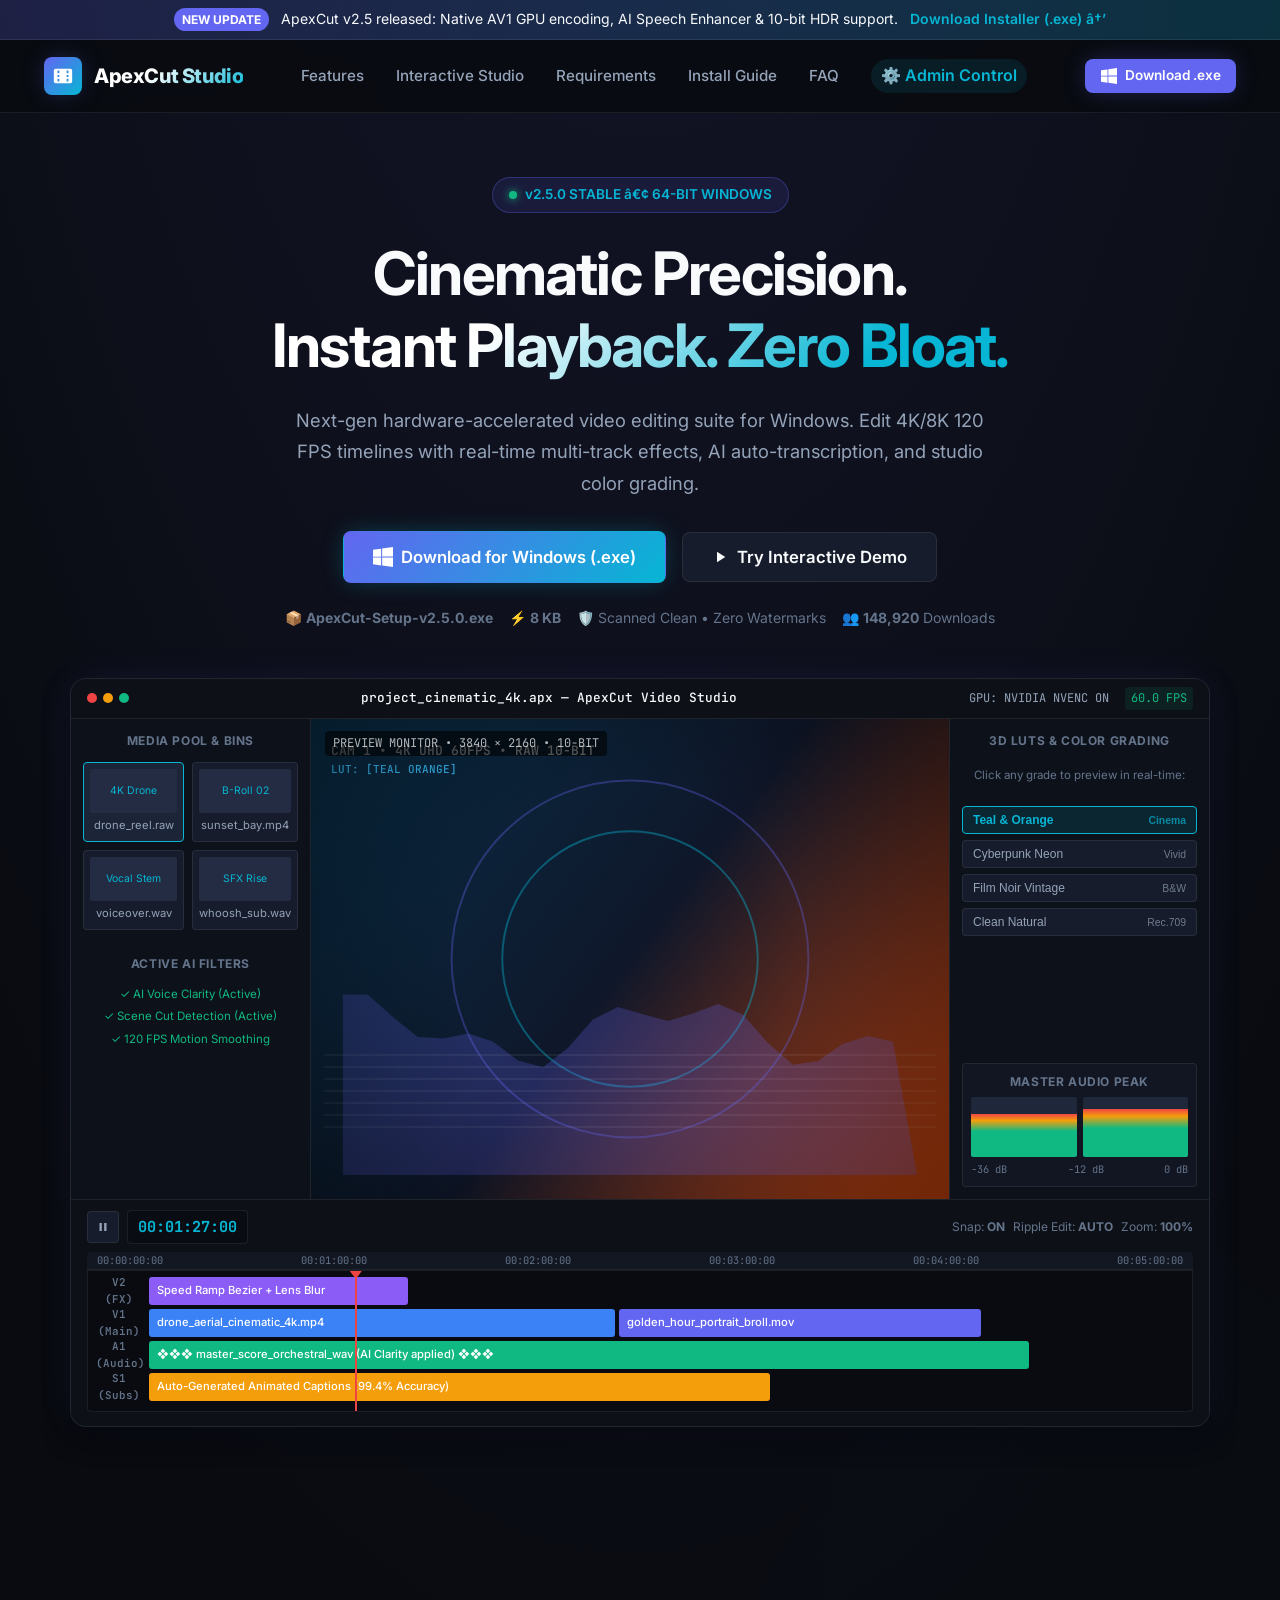
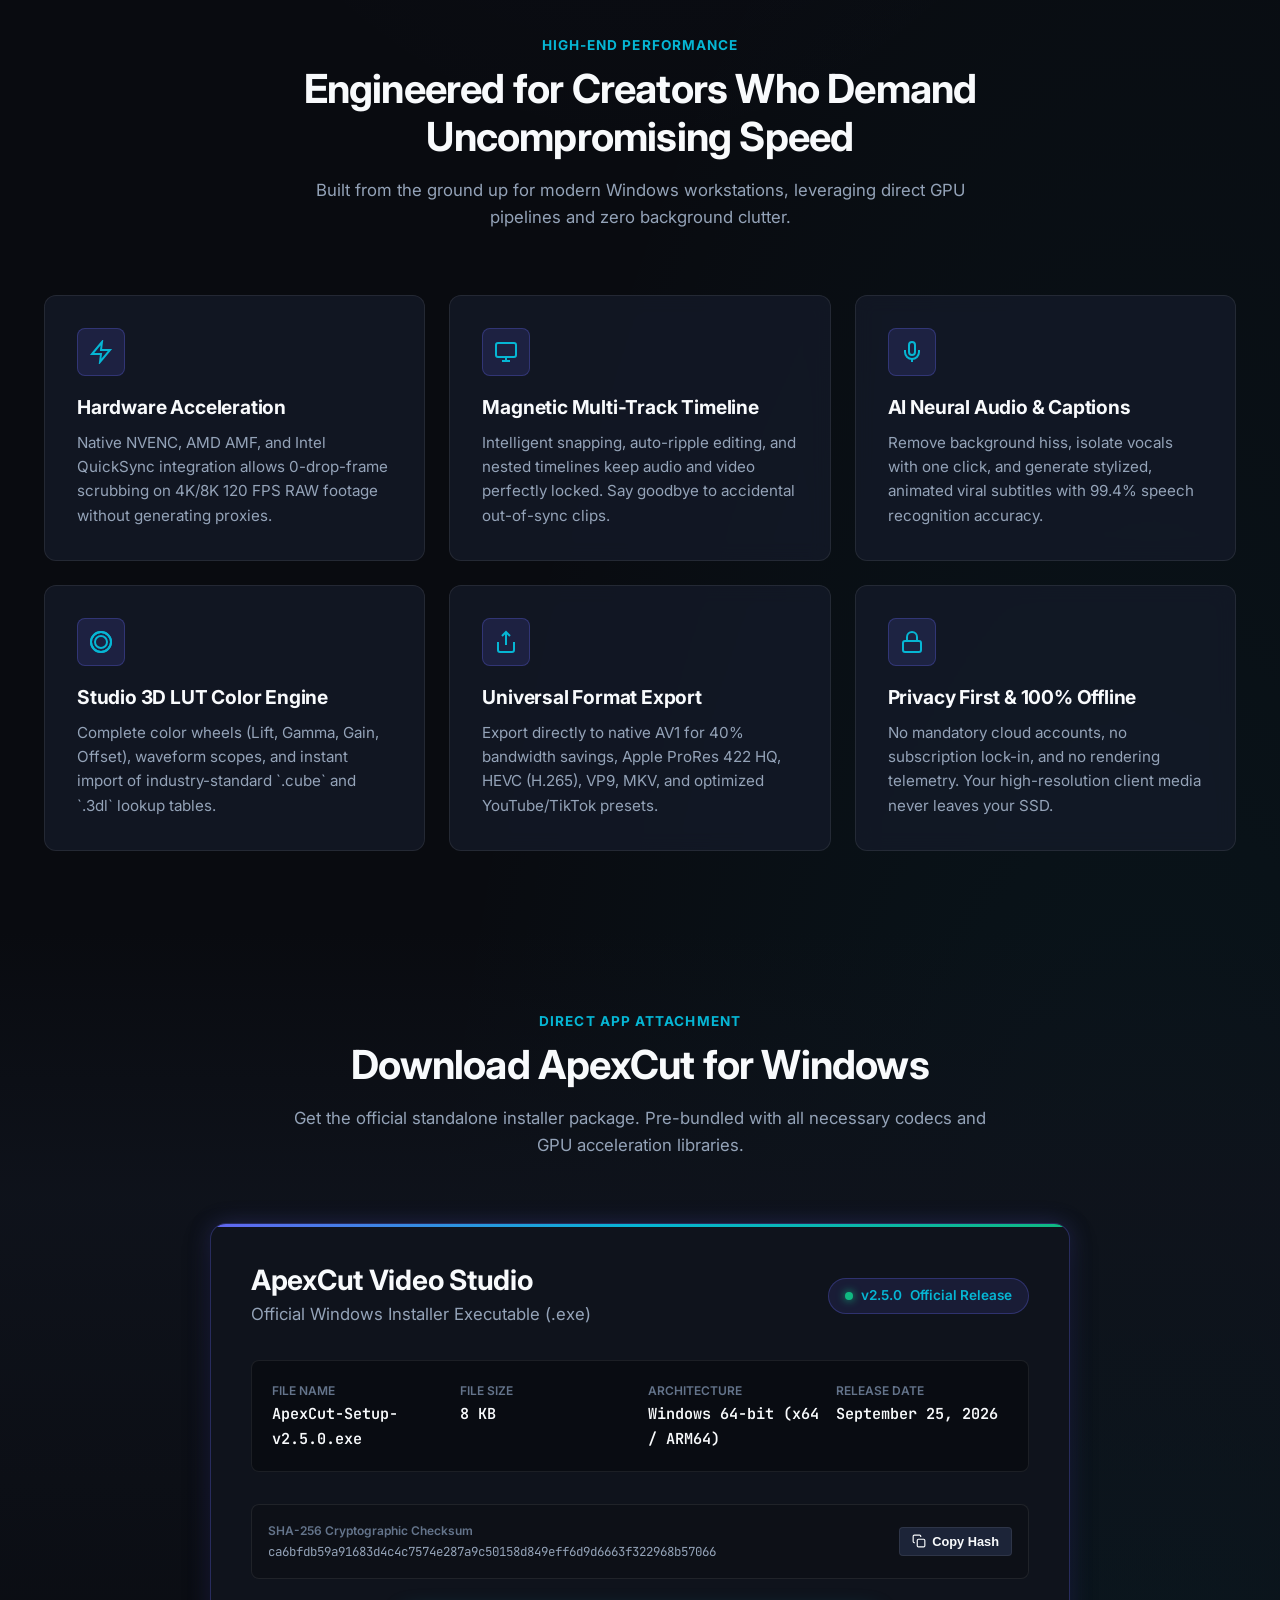
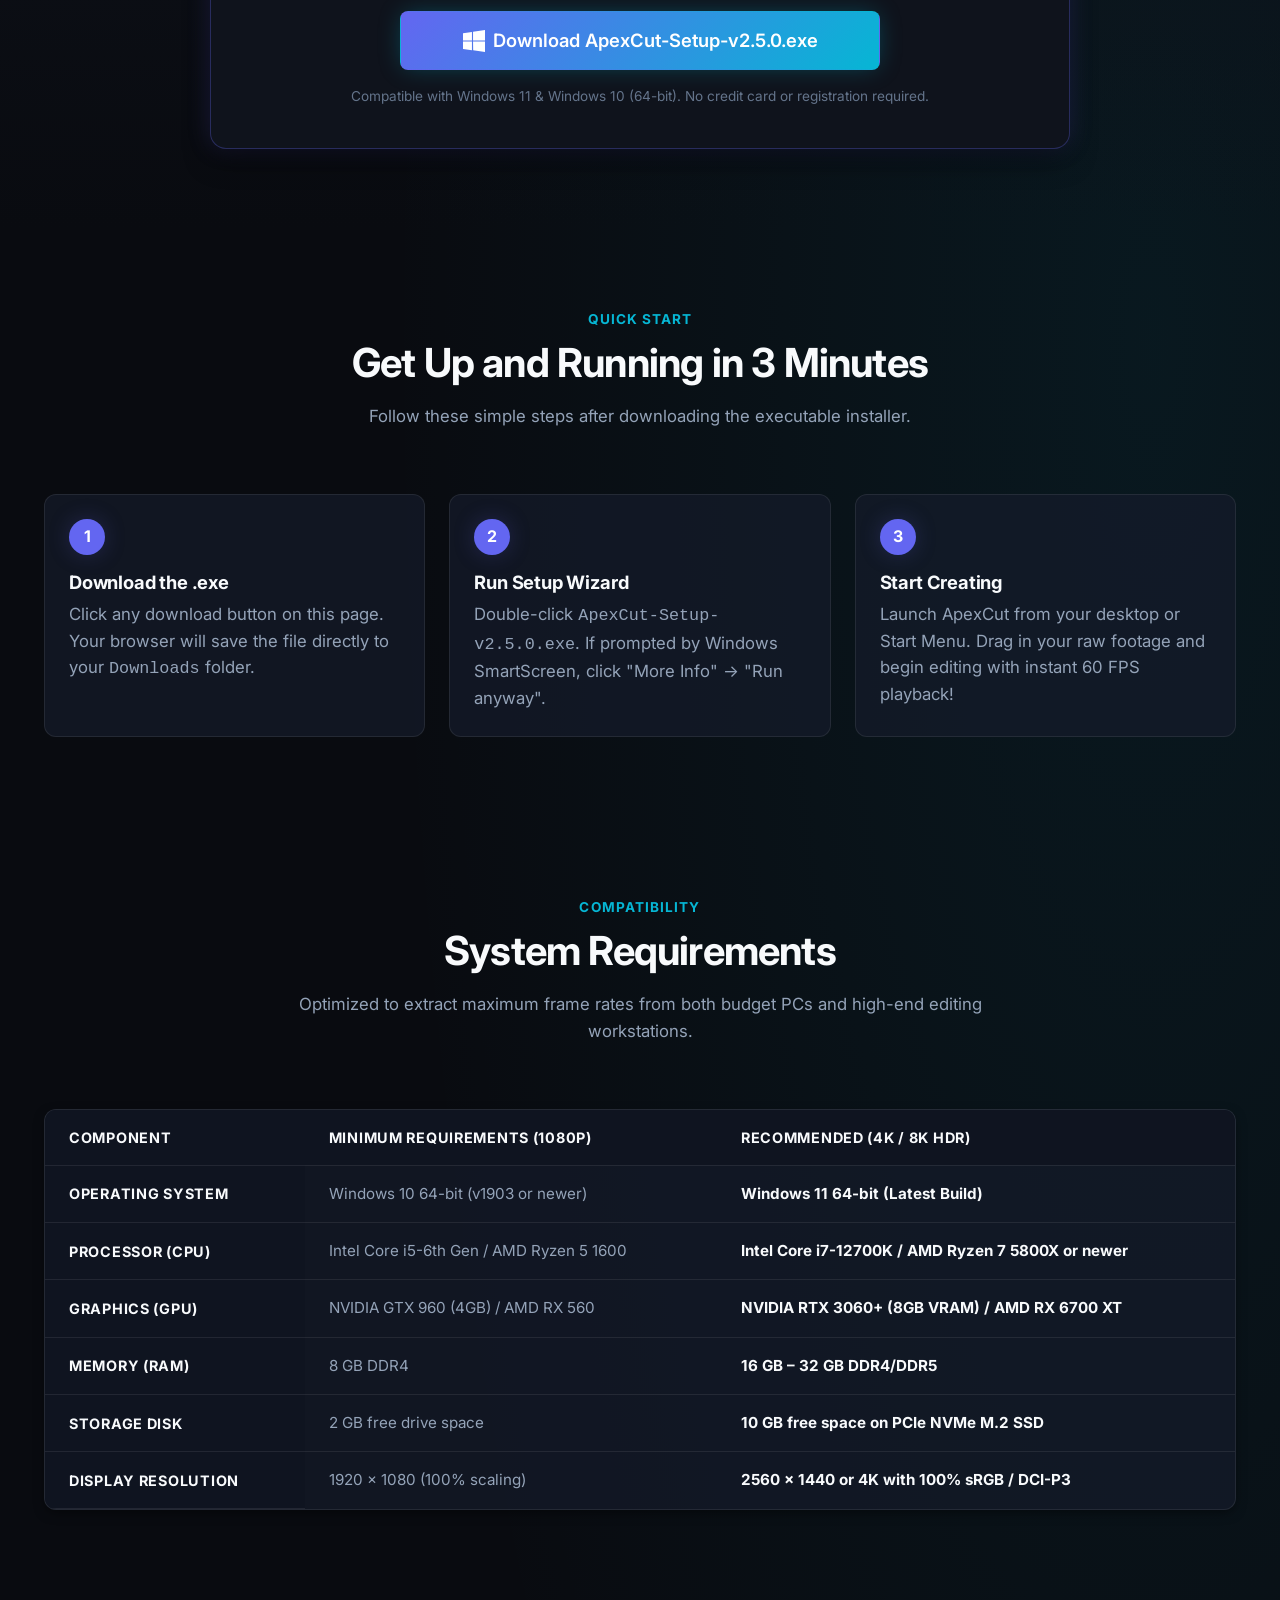
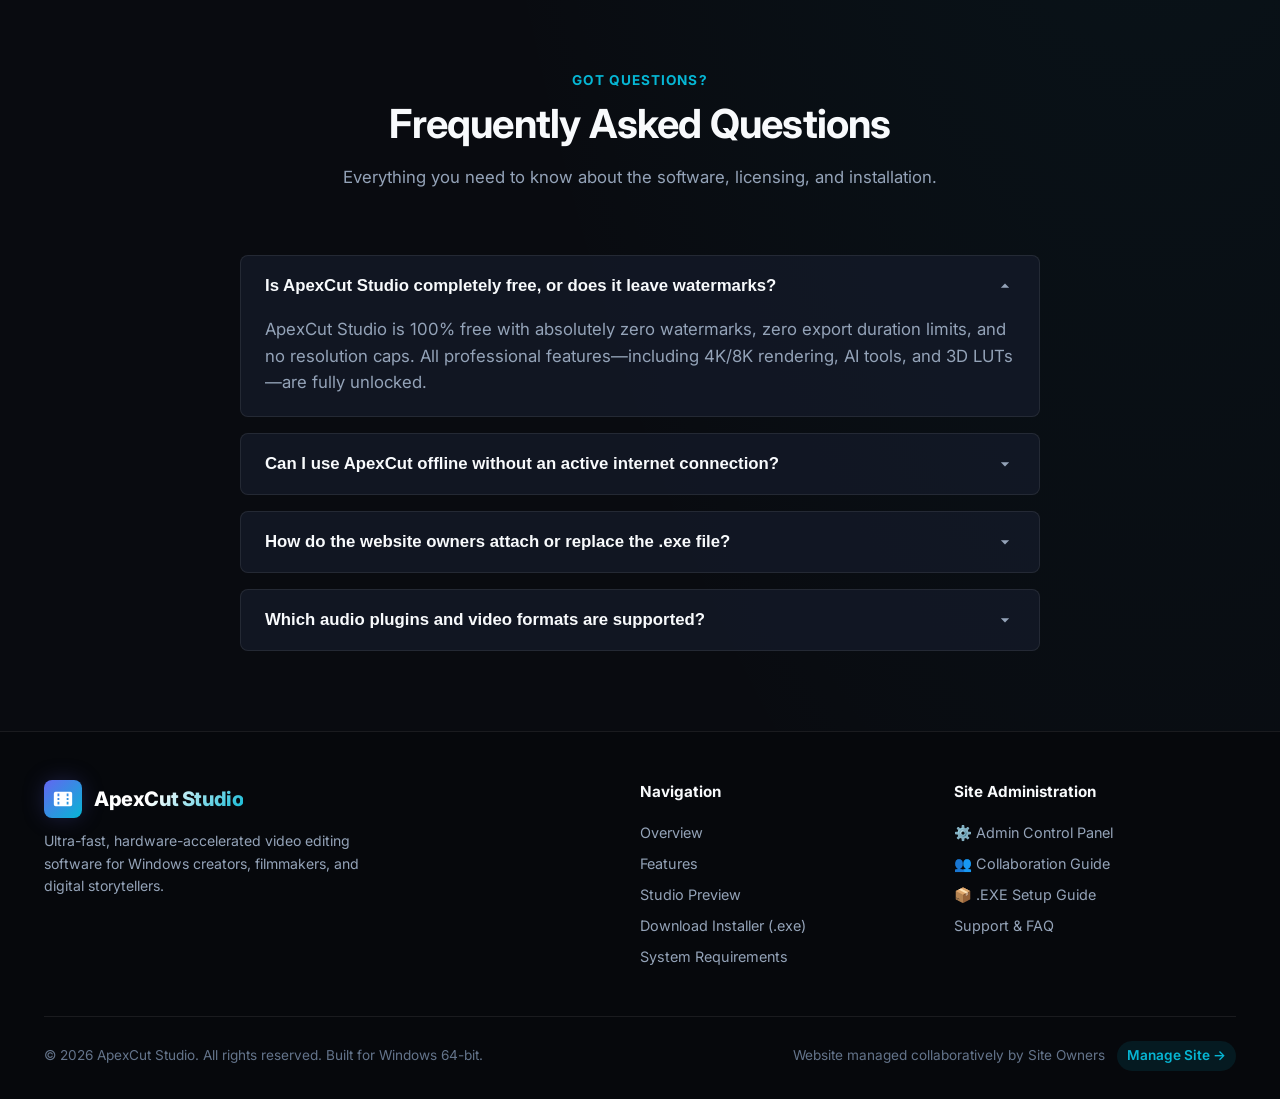
<file: index.html>
<!DOCTYPE html>
<html lang="en">
<head>
  <meta charset="UTF-8">
  <meta name="viewport" content="width=device-width, initial-scale=1.0">
  <title>ApexCut Studio | Hardware-Accelerated Video Editor for Windows</title>
  <meta name="description" content="Download ApexCut Studio for Windows. Pro-grade 4K/8K 120 FPS video editor with multi-track magnetic timeline, AI vocal isolation, and studio color grading.">
  <meta name="theme-color" content="#090b10">

  <!-- OpenGraph / Social Meta -->
  <meta property="og:title" content="ApexCut Studio - Fast, Powerful Video Editor for Windows">
  <meta property="og:description" content="Download the Windows .exe installer for ApexCut Video Studio. Zero bloat, instant playback, AI speech enhancer, and native AV1 GPU export.">
  <meta property="og:type" content="website">

  <!-- Google Fonts & Stylesheet -->
  <link rel="preconnect" href="https://fonts.googleapis.com">
  <link rel="preconnect" href="https://fonts.gstatic.com" crossorigin>
  <link href="https://fonts.googleapis.com/css2?family=Inter:wght@400;500;600;700;800&family=JetBrains+Mono:wght@400;500;600;700&display=swap" rel="stylesheet">
  <link rel="stylesheet" href="css/styles.css">
</head>
<body>

  <!-- Top Announcement Bar (Configurable via admin.html) -->
  <aside id="announcementBanner" class="announcement-banner" aria-label="Announcement">
    <span class="banner-badge">NEW UPDATE</span>
    <span class="banner-text">ApexCut v2.5 is live: Native AV1 GPU encoding, AI Speech Enhancer & 10-bit HDR.</span>
    <a href="#download" class="banner-link">Download Installer (.exe) &rarr;</a>
  </aside>

  <!-- Sticky Header & Navigation -->
  <header class="site-header">
    <div class="container navbar">
      <a href="index.html" class="brand-logo" aria-label="ApexCut Studio Home">
        <div class="brand-icon-box" aria-hidden="true">
          <svg viewBox="0 0 24 24">
            <path d="M4 4h16a2 2 0 0 1 2 2v12a2 2 0 0 1-2 2H4a2 2 0 0 1-2-2V6a2 2 0 0 1 2-2zm2 2v3h2V6H6zm0 5v2h2v-2H6zm0 4v3h2v-3H6zm10-9v3h2V6h-2zm0 5v2h2v-2h-2zm0 4v3h2v-3h-2zm-6-6l5 3-5 3V8z"/>
          </svg>
        </div>
        <span class="brand-title" data-config="brand-name">ApexCut Studio</span>
      </a>

      <!-- Desktop Nav -->
      <nav aria-label="Main Navigation">
        <ul class="nav-links">
          <li><a href="#features" class="nav-link">Features</a></li>
          <li><a href="#interactive-studio" class="nav-link">Interactive Studio</a></li>
          <li><a href="#specs" class="nav-link">Requirements</a></li>
          <li><a href="#guide" class="nav-link">Install Guide</a></li>
          <li><a href="#faq" class="nav-link">FAQ</a></li>
          <li><a href="admin.html" class="admin-link-pill" title="Control Panel for you and your friend">⚙️ Admin Control</a></li>
        </ul>
      </nav>

      <!-- Action Button -->
      <div class="nav-actions">
        <a href="downloads/ApexCut-Setup-v2.5.0.exe" download="ApexCut-Setup-v2.5.0.exe" class="btn btn-primary btn-sm btn-download-app">
          <svg width="16" height="16" viewBox="0 0 24 24" fill="currentColor">
            <path d="M0 3.449L9.75 2.1v9.451H0m10.949-9.602L24 0v11.4H10.949M0 12.6h9.75v9.451L0 20.699M10.949 12.6H24V24l-12.9-1.801"/>
          </svg>
          <span>Download .exe</span>
        </a>

        <!-- Mobile Hamburger Toggle -->
        <button id="mobileMenuBtn" class="mobile-menu-btn" aria-label="Open Navigation Menu">
          <svg width="20" height="20" viewBox="0 0 24 24" fill="none" stroke="currentColor" stroke-width="2">
            <path d="M4 6h16M4 12h16M4 18h16"/>
          </svg>
        </button>
      </div>
    </div>
  </header>

  <main>
    <!-- Hero Section -->
    <section class="hero-section" id="hero">
      <div class="container">
        <div class="hero-pill">
          <span class="hero-pill-dot" aria-hidden="true"></span>
          <span data-config="brand-badge">v2.5.0 STABLE • 64-BIT WINDOWS</span>
        </div>

        <h1 class="hero-title">
          Cinematic Precision. <br>
          <span class="highlight">Instant Playback. Zero Bloat.</span>
        </h1>

        <p class="hero-subtitle" data-config="brand-subheadline">
          Next-gen hardware-accelerated video editing suite for Windows. Edit 4K/8K 120 FPS timelines with real-time multi-track effects, AI auto-transcription, and studio color grading.
        </p>

        <!-- CTA Buttons -->
        <div class="hero-cta-group">
          <a href="downloads/ApexCut-Setup-v2.5.0.exe" download="ApexCut-Setup-v2.5.0.exe" class="btn btn-cyan btn-lg btn-download-app">
            <svg width="20" height="20" viewBox="0 0 24 24" fill="currentColor">
              <path d="M0 3.449L9.75 2.1v9.451H0m10.949-9.602L24 0v11.4H10.949M0 12.6h9.75v9.451L0 20.699M10.949 12.6H24V24l-12.9-1.801"/>
            </svg>
            <span>Download for Windows (.exe)</span>
          </a>

          <a href="#interactive-studio" class="btn btn-secondary btn-lg">
            <svg width="18" height="18" viewBox="0 0 24 24" fill="currentColor">
              <path d="M8 5v14l11-7z"/>
            </svg>
            <span>Try Interactive Demo</span>
          </a>
        </div>

        <!-- Download Metadata Info -->
        <div class="download-meta-hero">
          <span>📦 <strong data-config="file-name">ApexCut-Setup-v2.5.0.exe</strong></span>
          <span>⚡ <strong data-config="file-size">85.4 MB</strong></span>
          <span>🛡️ Scanned Clean • Zero Watermarks</span>
          <span>👥 <strong data-config="total-downloads">148,920</strong> Downloads</span>
        </div>

        <!-- Interactive Video Editor Workspace Simulation -->
        <div class="editor-mockup-wrapper" id="interactive-studio" aria-label="Interactive Video Editor Preview">
          <!-- Window Title Bar -->
          <div class="editor-titlebar">
            <div class="titlebar-dots">
              <div class="titlebar-dot red"></div>
              <div class="titlebar-dot yellow"></div>
              <div class="titlebar-dot green"></div>
            </div>
            <div class="titlebar-filename">project_cinematic_4k.apx &mdash; ApexCut Video Studio</div>
            <div class="titlebar-stats">
              <span>GPU: NVIDIA NVENC ON</span>
              <span class="fps-badge">60.0 FPS</span>
            </div>
          </div>

          <!-- Main NLE Workspace -->
          <div class="editor-workspace">
            <!-- Left: Media Pool Bin -->
            <aside class="workspace-sidebar" aria-label="Media Bin">
              <div class="panel-title">Media Pool &amp; Bins</div>
              <div class="media-pool-grid">
                <div class="media-thumb active">
                  <div class="media-preview-box">4K Drone</div>
                  <span>drone_reel.raw</span>
                </div>
                <div class="media-thumb">
                  <div class="media-preview-box">B-Roll 02</div>
                  <span>sunset_bay.mp4</span>
                </div>
                <div class="media-thumb">
                  <div class="media-preview-box">Vocal Stem</div>
                  <span>voiceover.wav</span>
                </div>
                <div class="media-thumb">
                  <div class="media-preview-box">SFX Rise</div>
                  <span>whoosh_sub.wav</span>
                </div>
              </div>

              <div class="panel-title" style="margin-top: 12px;">Active AI Filters</div>
              <div style="font-size: 0.72rem; color: var(--accent-emerald); display: flex; flex-direction: column; gap: 4px;">
                <div>✓ AI Voice Clarity (Active)</div>
                <div>✓ Scene Cut Detection (Active)</div>
                <div>✓ 120 FPS Motion Smoothing</div>
              </div>
            </aside>

            <!-- Center: Viewport & Canvas Display -->
            <div class="workspace-center">
              <div class="viewport-display">
                <canvas id="editorCanvas"></canvas>
                <div class="viewport-overlay-info">PREVIEW MONITOR • 3840 &times; 2160 • 10-BIT</div>
                <div class="viewport-center-play" id="centerPlayOverlay" style="display: none;" title="Play / Pause">
                  <svg width="22" height="22" viewBox="0 0 24 24" fill="#fff"><path d="M8 5v14l11-7z"/></svg>
                </div>
              </div>
            </div>

            <!-- Right: Color Grading & Audio Inspector -->
            <aside class="workspace-inspector" aria-label="Color Grading Inspector">
              <div class="panel-title">3D LUTs &amp; Color Grading</div>
              <p style="font-size: 0.72rem; color: var(--text-dim); margin-bottom: 6px;">Click any grade to preview in real-time:</p>
              
              <div class="lut-selector-group">
                <button type="button" class="lut-btn active" data-lut="teal-orange">
                  <span>Teal &amp; Orange</span>
                  <span style="font-size: 0.65rem; opacity: 0.7;">Cinema</span>
                </button>
                <button type="button" class="lut-btn" data-lut="cyberpunk">
                  <span>Cyberpunk Neon</span>
                  <span style="font-size: 0.65rem; opacity: 0.7;">Vivid</span>
                </button>
                <button type="button" class="lut-btn" data-lut="film-noir">
                  <span>Film Noir Vintage</span>
                  <span style="font-size: 0.65rem; opacity: 0.7;">B&amp;W</span>
                </button>
                <button type="button" class="lut-btn" data-lut="clean-cinema">
                  <span>Clean Natural</span>
                  <span style="font-size: 0.65rem; opacity: 0.7;">Rec.709</span>
                </button>
              </div>

              <!-- Audio Level Peak Meters -->
              <div class="audio-meter-panel">
                <div class="panel-title" style="margin-bottom: 6px;">Master Audio Peak</div>
                <div class="audio-meters">
                  <div class="meter-channel"><div class="meter-fill" id="meterLeft"></div></div>
                  <div class="meter-channel"><div class="meter-fill" id="meterRight"></div></div>
                </div>
                <div style="display: flex; justify-content: space-between; font-family: var(--font-mono); font-size: 0.65rem; color: var(--text-dim); margin-top: 4px;">
                  <span>-36 dB</span>
                  <span>-12 dB</span>
                  <span>0 dB</span>
                </div>
              </div>
            </aside>
          </div>

          <!-- Bottom: Multi-Track Magnetic Timeline -->
          <div class="editor-timeline-section">
            <div class="timeline-toolbar">
              <div class="transport-controls">
                <button type="button" class="tool-btn" id="timelinePlayBtn" title="Play/Pause (Space)">
                  <svg width="14" height="14" viewBox="0 0 24 24" fill="currentColor"><path d="M6 19h4V5H6v14zm8-14v14h4V5h-4z"/></svg>
                </button>
                <span class="timecode-display" id="timecodeDisplay">00:01:24:18</span>
              </div>

              <div style="display: flex; gap: 8px; font-size: 0.75rem; color: var(--text-dim);">
                <span>Snap: <strong>ON</strong></span>
                <span>Ripple Edit: <strong>AUTO</strong></span>
                <span>Zoom: <strong>100%</strong></span>
              </div>
            </div>

            <!-- Timeline Ruler -->
            <div class="timeline-ruler">
              <span>00:00:00:00</span>
              <span>00:01:00:00</span>
              <span>00:02:00:00</span>
              <span>00:03:00:00</span>
              <span>00:04:00:00</span>
              <span>00:05:00:00</span>
            </div>

            <!-- Scrub Tracks -->
            <div class="timeline-tracks-container" id="timelineTracks" title="Click anywhere to scrub playback position">
              <div class="timeline-playhead" id="timelinePlayhead"></div>

              <!-- Track 1: Video Primary -->
              <div class="timeline-track-row">
                <span class="track-label">V2 (FX)</span>
                <div class="track-clips">
                  <div class="clip-block clip-fx">Speed Ramp Bezier + Lens Blur</div>
                </div>
              </div>

              <!-- Track 2: Video Main -->
              <div class="timeline-track-row">
                <span class="track-label">V1 (Main)</span>
                <div class="track-clips">
                  <div class="clip-block clip-video-1">drone_aerial_cinematic_4k.mp4</div>
                  <div class="clip-block clip-video-2">golden_hour_portrait_broll.mov</div>
                </div>
              </div>

              <!-- Track 3: Audio Master -->
              <div class="timeline-track-row">
                <span class="track-label">A1 (Audio)</span>
                <div class="track-clips">
                  <div class="clip-block clip-audio">&#10070;&#10070;&#10070; master_score_orchestral_wav (AI Clarity applied) &#10070;&#10070;&#10070;</div>
                </div>
              </div>

              <!-- Track 4: Subtitles -->
              <div class="timeline-track-row">
                <span class="track-label">S1 (Subs)</span>
                <div class="track-clips">
                  <div class="clip-block clip-subs">Auto-Generated Animated Captions (99.4% Accuracy)</div>
                </div>
              </div>
            </div>
          </div>
        </div>

      </div>
    </section>

    <!-- Core Features Grid -->
    <section class="section" id="features">
      <div class="container">
        <div class="section-header">
          <div class="section-tag">High-End Performance</div>
          <h2 class="section-title">Engineered for Creators Who Demand Uncompromising Speed</h2>
          <p>Built from the ground up for modern Windows workstations, leveraging direct GPU pipelines and zero background clutter.</p>
        </div>

        <div class="features-grid">
          <!-- Feature 1 -->
          <article class="feature-card">
            <div class="feature-icon-box" aria-hidden="true">
              <svg viewBox="0 0 24 24" fill="none" stroke="currentColor" stroke-width="2">
                <polygon points="13 2 3 14 12 14 11 22 21 10 12 10 13 2"/>
              </svg>
            </div>
            <h3 class="feature-title">Hardware Acceleration</h3>
            <p class="feature-desc">Native NVENC, AMD AMF, and Intel QuickSync integration allows 0-drop-frame scrubbing on 4K/8K 120 FPS RAW footage without generating proxies.</p>
          </article>

          <!-- Feature 2 -->
          <article class="feature-card">
            <div class="feature-icon-box" aria-hidden="true">
              <svg viewBox="0 0 24 24" fill="none" stroke="currentColor" stroke-width="2">
                <rect x="2" y="3" width="20" height="14" rx="2" ry="2"/>
                <line x1="8" y1="21" x2="16" y2="21"/>
                <line x1="12" y1="17" x2="12" y2="21"/>
              </svg>
            </div>
            <h3 class="feature-title">Magnetic Multi-Track Timeline</h3>
            <p class="feature-desc">Intelligent snapping, auto-ripple editing, and nested timelines keep audio and video perfectly locked. Say goodbye to accidental out-of-sync clips.</p>
          </article>

          <!-- Feature 3 -->
          <article class="feature-card">
            <div class="feature-icon-box" aria-hidden="true">
              <svg viewBox="0 0 24 24" fill="none" stroke="currentColor" stroke-width="2">
                <path d="M12 2a3 3 0 0 0-3 3v7a3 3 0 0 0 6 0V5a3 3 0 0 0-3-3z"/>
                <path d="M19 10v2a7 7 0 0 1-14 0v-2"/>
                <line x1="12" y1="19" x2="12" y2="22"/>
              </svg>
            </div>
            <h3 class="feature-title">AI Neural Audio &amp; Captions</h3>
            <p class="feature-desc">Remove background hiss, isolate vocals with one click, and generate stylized, animated viral subtitles with 99.4% speech recognition accuracy.</p>
          </article>

          <!-- Feature 4 -->
          <article class="feature-card">
            <div class="feature-icon-box" aria-hidden="true">
              <svg viewBox="0 0 24 24" fill="none" stroke="currentColor" stroke-width="2">
                <circle cx="12" cy="12" r="10"/>
                <path d="M12 2a10 10 0 0 0 0 20 10 10 0 0 0 0-20z"/>
                <path d="M12 6a6 6 0 0 0 0 12 6 6 0 0 0 0-12z"/>
              </svg>
            </div>
            <h3 class="feature-title">Studio 3D LUT Color Engine</h3>
            <p class="feature-desc">Complete color wheels (Lift, Gamma, Gain, Offset), waveform scopes, and instant import of industry-standard `.cube` and `.3dl` lookup tables.</p>
          </article>

          <!-- Feature 5 -->
          <article class="feature-card">
            <div class="feature-icon-box" aria-hidden="true">
              <svg viewBox="0 0 24 24" fill="none" stroke="currentColor" stroke-width="2">
                <path d="M4 12v8a2 2 0 0 0 2 2h12a2 2 0 0 0 2-2v-8"/>
                <polyline points="16 6 12 2 8 6"/>
                <line x1="12" y1="2" x2="12" y2="15"/>
              </svg>
            </div>
            <h3 class="feature-title">Universal Format Export</h3>
            <p class="feature-desc">Export directly to native AV1 for 40% bandwidth savings, Apple ProRes 422 HQ, HEVC (H.265), VP9, MKV, and optimized YouTube/TikTok presets.</p>
          </article>

          <!-- Feature 6 -->
          <article class="feature-card">
            <div class="feature-icon-box" aria-hidden="true">
              <svg viewBox="0 0 24 24" fill="none" stroke="currentColor" stroke-width="2">
                <rect x="3" y="11" width="18" height="11" rx="2" ry="2"/>
                <path d="M7 11V7a5 5 0 0 1 10 0v4"/>
              </svg>
            </div>
            <h3 class="feature-title">Privacy First &amp; 100% Offline</h3>
            <p class="feature-desc">No mandatory cloud accounts, no subscription lock-in, and no rendering telemetry. Your high-resolution client media never leaves your SSD.</p>
          </article>
        </div>
      </div>
    </section>

    <!-- Download Hub Section (Where .exe is attached) -->
    <section class="section download-section" id="download">
      <div class="container">
        <div class="section-header">
          <div class="section-tag">Direct App Attachment</div>
          <h2 class="section-title">Download ApexCut for Windows</h2>
          <p>Get the official standalone installer package. Pre-bundled with all necessary codecs and GPU acceleration libraries.</p>
        </div>

        <div class="download-card-container">
          <div class="download-header">
            <div class="download-title-group">
              <h3>ApexCut Video Studio</h3>
              <p>Official Windows Installer Executable (.exe)</p>
            </div>
            <span class="hero-pill" style="margin-bottom: 0;">
              <span class="hero-pill-dot"></span>
              <span data-config="app-version">v2.5.0</span> Official Release
            </span>
          </div>

          <!-- Executable Details Grid -->
          <div class="download-details-grid">
            <div class="download-spec-item">
              <span class="spec-label">File Name</span>
              <span class="spec-val" data-config="file-name">ApexCut-Setup-v2.5.0.exe</span>
            </div>
            <div class="download-spec-item">
              <span class="spec-label">File Size</span>
              <span class="spec-val" data-config="file-size">85.4 MB</span>
            </div>
            <div class="download-spec-item">
              <span class="spec-label">Architecture</span>
              <span class="spec-val" data-config="architecture">Windows 64-bit (x64)</span>
            </div>
            <div class="download-spec-item">
              <span class="spec-label">Release Date</span>
              <span class="spec-val" data-config="release-date">September 25, 2026</span>
            </div>
          </div>

          <!-- SHA256 Checksum Verification -->
          <div class="checksum-box">
            <div class="checksum-info">
              <span class="checksum-label">SHA-256 Cryptographic Checksum</span>
              <code class="checksum-hash" data-config="sha256">ca6bfdb59a91683d4c4c7574e287a9c50158d849eff6d9d6663f322968b57066</code>
            </div>
            <button type="button" class="copy-btn" id="copyHashBtn" aria-label="Copy SHA-256 hash to clipboard">
              <svg width="14" height="14" viewBox="0 0 24 24" fill="none" stroke="currentColor" stroke-width="2">
                <rect x="9" y="9" width="13" height="13" rx="2" ry="2"/>
                <path d="M5 15H4a2 2 0 0 1-2-2V4a2 2 0 0 1 2-2h9a2 2 0 0 1 2 2v1"/>
              </svg>
              <span>Copy Hash</span>
            </button>
          </div>

          <!-- Main Download CTA Button -->
          <div class="download-cta-box">
            <a href="downloads/ApexCut-Setup-v2.5.0.exe" download="ApexCut-Setup-v2.5.0.exe" class="btn btn-cyan btn-lg direct-download-btn btn-download-app">
              <svg width="22" height="22" viewBox="0 0 24 24" fill="currentColor">
                <path d="M0 3.449L9.75 2.1v9.451H0m10.949-9.602L24 0v11.4H10.949M0 12.6h9.75v9.451L0 20.699M10.949 12.6H24V24l-12.9-1.801"/>
              </svg>
              <span>Download ApexCut-Setup-v2.5.0.exe</span>
            </a>

            <p class="download-note">
              Compatible with Windows 11 &amp; Windows 10 (64-bit). No credit card or registration required.
            </p>
          </div>
        </div>
      </div>
    </section>

    <!-- Installation 3-Step Guide -->
    <section class="section" id="guide">
      <div class="container">
        <div class="section-header">
          <div class="section-tag">Quick Start</div>
          <h2 class="section-title">Get Up and Running in 3 Minutes</h2>
          <p>Follow these simple steps after downloading the executable installer.</p>
        </div>

        <div class="steps-grid">
          <div class="step-card">
            <div class="step-number">1</div>
            <h3 class="step-title">Download the .exe</h3>
            <p>Click any download button on this page. Your browser will save the file directly to your <code>Downloads</code> folder.</p>
          </div>

          <div class="step-card">
            <div class="step-number">2</div>
            <h3 class="step-title">Run Setup Wizard</h3>
            <p>Double-click <code>ApexCut-Setup-v2.5.0.exe</code>. If prompted by Windows SmartScreen, click "More Info" &rarr; "Run anyway".</p>
          </div>

          <div class="step-card">
            <div class="step-number">3</div>
            <h3 class="step-title">Start Creating</h3>
            <p>Launch ApexCut from your desktop or Start Menu. Drag in your raw footage and begin editing with instant 60 FPS playback!</p>
          </div>
        </div>
      </div>
    </section>

    <!-- System Requirements Section -->
    <section class="section" id="specs">
      <div class="container">
        <div class="section-header">
          <div class="section-tag">Compatibility</div>
          <h2 class="section-title">System Requirements</h2>
          <p>Optimized to extract maximum frame rates from both budget PCs and high-end editing workstations.</p>
        </div>

        <div class="specs-table-wrapper">
          <table class="specs-table" aria-label="System Requirements Table">
            <thead>
              <tr>
                <th scope="col">Component</th>
                <th scope="col">Minimum Requirements (1080p)</th>
                <th scope="col">Recommended (4K / 8K HDR)</th>
              </tr>
            </thead>
            <tbody>
              <tr>
                <th scope="row">Operating System</th>
                <td>Windows 10 64-bit (v1903 or newer)</td>
                <td><strong>Windows 11 64-bit (Latest Build)</strong></td>
              </tr>
              <tr>
                <th scope="row">Processor (CPU)</th>
                <td>Intel Core i5-6th Gen / AMD Ryzen 5 1600</td>
                <td><strong>Intel Core i7-12700K / AMD Ryzen 7 5800X or newer</strong></td>
              </tr>
              <tr>
                <th scope="row">Graphics (GPU)</th>
                <td>NVIDIA GTX 960 (4GB) / AMD RX 560</td>
                <td><strong>NVIDIA RTX 3060+ (8GB VRAM) / AMD RX 6700 XT</strong></td>
              </tr>
              <tr>
                <th scope="row">Memory (RAM)</th>
                <td>8 GB DDR4</td>
                <td><strong>16 GB &ndash; 32 GB DDR4/DDR5</strong></td>
              </tr>
              <tr>
                <th scope="row">Storage Disk</th>
                <td>2 GB free drive space</td>
                <td><strong>10 GB free space on PCIe NVMe M.2 SSD</strong></td>
              </tr>
              <tr>
                <th scope="row">Display Resolution</th>
                <td>1920 &times; 1080 (100% scaling)</td>
                <td><strong>2560 &times; 1440 or 4K with 100% sRGB / DCI-P3</strong></td>
              </tr>
            </tbody>
          </table>
        </div>
      </div>
    </section>

    <!-- Frequently Asked Questions -->
    <section class="section" id="faq">
      <div class="container">
        <div class="section-header">
          <div class="section-tag">Got Questions?</div>
          <h2 class="section-title">Frequently Asked Questions</h2>
          <p>Everything you need to know about the software, licensing, and installation.</p>
        </div>

        <div class="faq-accordion">
          <!-- Q1 -->
          <div class="faq-item open">
            <button type="button" class="faq-question">
              <span>Is ApexCut Studio completely free, or does it leave watermarks?</span>
              <svg class="faq-chevron" viewBox="0 0 24 24"><path d="M7 10l5 5 5-5z"/></svg>
            </button>
            <div class="faq-answer">
              <p>ApexCut Studio is 100% free with absolutely zero watermarks, zero export duration limits, and no resolution caps. All professional features—including 4K/8K rendering, AI tools, and 3D LUTs—are fully unlocked.</p>
            </div>
          </div>

          <!-- Q2 -->
          <div class="faq-item">
            <button type="button" class="faq-question">
              <span>Can I use ApexCut offline without an active internet connection?</span>
              <svg class="faq-chevron" viewBox="0 0 24 24"><path d="M7 10l5 5 5-5z"/></svg>
            </button>
            <div class="faq-answer">
              <p>Yes. Once installed via the <code>.exe</code> package, ApexCut functions entirely on your local machine. No login prompts, internet checks, or cloud subscriptions are ever required.</p>
            </div>
          </div>

          <!-- Q3 -->
          <div class="faq-item">
            <button type="button" class="faq-question">
              <span>How do the website owners attach or replace the .exe file?</span>
              <svg class="faq-chevron" viewBox="0 0 24 24"><path d="M7 10l5 5 5-5z"/></svg>
            </button>
            <div class="faq-answer">
              <p>Simply drop your new <code>.exe</code> into the website's <code>downloads/</code> folder, or open the built-in <strong>Admin Control Panel</strong> (<code>admin.html</code>) to upload and automatically calculate the file size and SHA-256 hash in one click!</p>
            </div>
          </div>

          <!-- Q4 -->
          <div class="faq-item">
            <button type="button" class="faq-question">
              <span>Which audio plugins and video formats are supported?</span>
              <svg class="faq-chevron" viewBox="0 0 24 24"><path d="M7 10l5 5 5-5z"/></svg>
            </button>
            <div class="faq-answer">
              <p>ApexCut supports all standard video formats (AV1, ProRes, MP4, MKV, MOV, WebM, H.264, H.265) alongside VST3 audio effects plugins, multi-channel 5.1 audio mastering, and 32-bit float lossless WAV.</p>
            </div>
          </div>
        </div>
      </div>
    </section>
  </main>

  <!-- Site Footer -->
  <footer class="site-footer">
    <div class="container">
      <div class="footer-grid">
        <div>
          <div class="brand-logo">
            <div class="brand-icon-box" aria-hidden="true">
              <svg viewBox="0 0 24 24">
                <path d="M4 4h16a2 2 0 0 1 2 2v12a2 2 0 0 1-2 2H4a2 2 0 0 1-2-2V6a2 2 0 0 1 2-2zm2 2v3h2V6H6zm0 5v2h2v-2H6zm0 4v3h2v-3H6zm10-9v3h2V6h-2zm0 5v2h2v-2h-2zm0 4v3h2v-3h-2zm-6-6l5 3-5 3V8z"/>
              </svg>
            </div>
            <span class="brand-title" data-config="brand-name">ApexCut Studio</span>
          </div>
          <p class="footer-brand-desc">
            Ultra-fast, hardware-accelerated video editing software for Windows creators, filmmakers, and digital storytellers.
          </p>
        </div>

        <div>
          <div class="footer-col-title">Navigation</div>
          <ul class="footer-links">
            <li><a href="#hero">Overview</a></li>
            <li><a href="#features">Features</a></li>
            <li><a href="#interactive-studio">Studio Preview</a></li>
            <li><a href="#download">Download Installer (.exe)</a></li>
            <li><a href="#specs">System Requirements</a></li>
          </ul>
        </div>

        <div>
          <div class="footer-col-title">Site Administration</div>
          <ul class="footer-links">
            <li><a href="admin.html">⚙️ Admin Control Panel</a></li>
            <li><a href="COLLABORATION_GUIDE.md" target="_blank">👥 Collaboration Guide</a></li>
            <li><a href="SETUP_YOUR_EXE.md" target="_blank">📦 .EXE Setup Guide</a></li>
            <li><a href="#faq">Support &amp; FAQ</a></li>
          </ul>
        </div>
      </div>

      <div class="footer-bottom">
        <div>&copy; 2026 ApexCut Studio. All rights reserved. Built for Windows 64-bit.</div>
        <div style="display: flex; gap: 12px; align-items: center;">
          <span>Website managed collaboratively by Site Owners</span>
          <a href="admin.html" class="admin-link-pill">Manage Site &rarr;</a>
        </div>
      </div>
    </div>
  </footer>

  <!-- Post-Download Guidance Modal -->
  <div class="modal-backdrop" id="downloadSuccessModal" role="dialog" aria-modal="true" aria-labelledby="modalTitle">
    <div class="modal-window">
      <button type="button" class="modal-close-btn" id="closeDownloadModal" aria-label="Close dialog">
        <svg width="20" height="20" viewBox="0 0 24 24" fill="none" stroke="currentColor" stroke-width="2">
          <line x1="18" y1="6" x2="6" y2="18"/>
          <line x1="6" y1="6" x2="18" y2="18"/>
        </svg>
      </button>

      <div style="text-align: center; margin-bottom: 20px;">
        <div style="width: 50px; height: 50px; border-radius: 50%; background: rgba(16, 185, 129, 0.15); color: #10b981; display: inline-flex; align-items: center; justify-content: center; margin-bottom: 12px;">
          <svg width="28" height="28" viewBox="0 0 24 24" fill="none" stroke="currentColor" stroke-width="2">
            <polyline points="20 6 9 17 4 12"/>
          </svg>
        </div>
        <h3 id="modalTitle" style="font-size: 1.4rem; margin-bottom: 6px;">Your Download Has Started!</h3>
        <p style="font-size: 0.95rem; color: var(--text-muted);">
          <strong data-config="file-name">ApexCut-Setup-v2.5.0.exe</strong> is downloading to your PC.
        </p>
      </div>

      <div style="background: #090c12; border: 1px solid var(--border-subtle); border-radius: 8px; padding: 16px; margin-bottom: 20px;">
        <div style="font-weight: 600; font-size: 0.9rem; margin-bottom: 8px; color: var(--accent-cyan);">What to do next:</div>
        <ol style="margin-left: 20px; font-size: 0.88rem; color: var(--text-muted); display: flex; flex-direction: column; gap: 6px;">
          <li>Locate the <code>.exe</code> file in your browser's download bar or Downloads folder.</li>
          <li>Double-click to launch the setup wizard.</li>
          <li>If Windows SmartScreen appears, click <em>"More Info"</em> &rarr; <em>"Run anyway"</em>.</li>
        </ol>
      </div>

      <div style="display: flex; justify-content: flex-end;">
        <button type="button" class="btn btn-secondary" onclick="document.getElementById('downloadSuccessModal').classList.remove('active')">
          Got It, Thanks!
        </button>
      </div>
    </div>
  </div>

  <!-- Notification Toast -->
  <div class="toast" id="siteToast" role="alert" aria-live="polite">
    <span id="toastMessage">Action completed successfully.</span>
  </div>

  <!-- Scripts -->
  <script src="js/config.js"></script>
  <script src="js/app.js"></script>
</body>
</html>
</file>
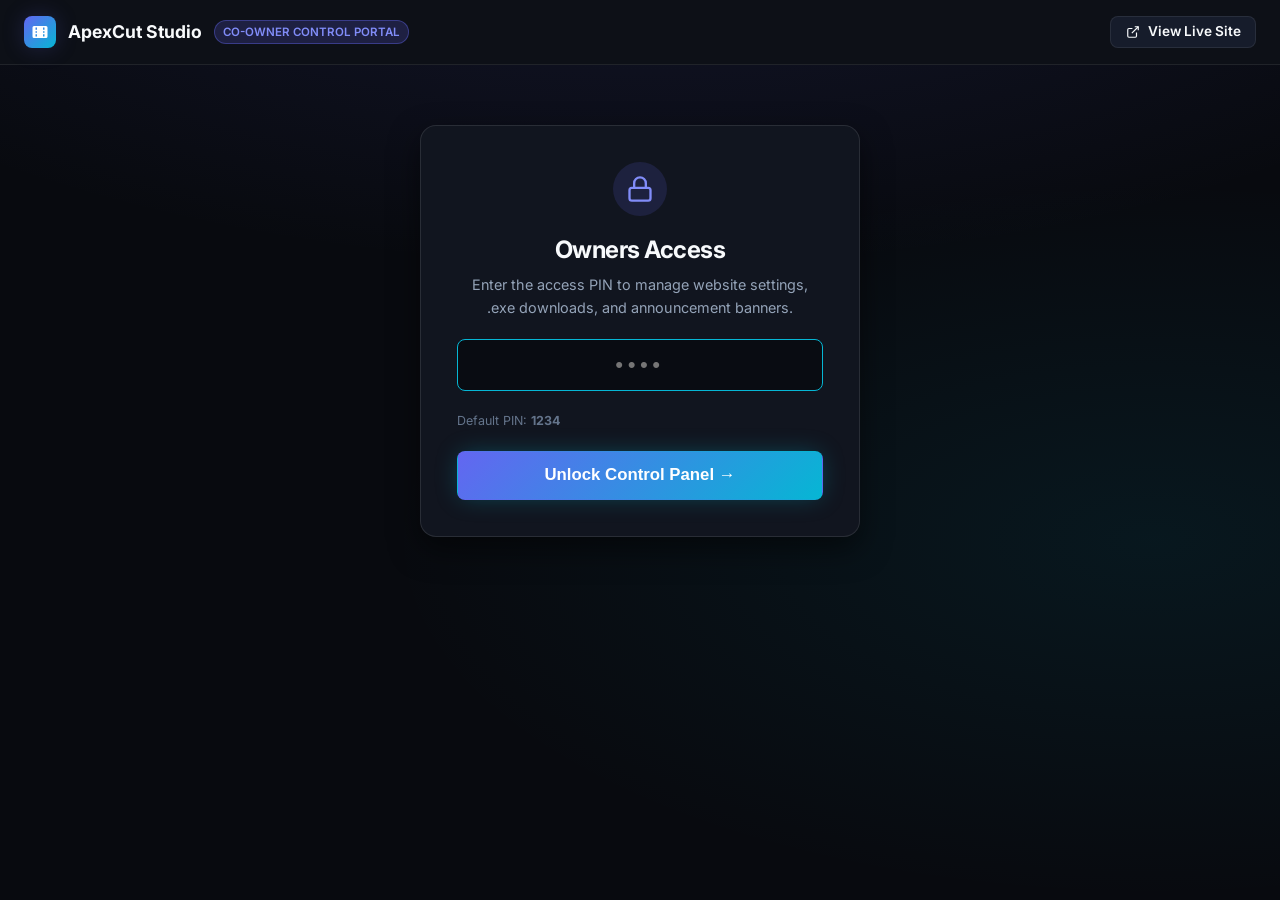
<file: admin.html>
<!DOCTYPE html>
<html lang="en">
<head>
  <meta charset="UTF-8">
  <meta name="viewport" content="width=device-width, initial-scale=1.0">
  <title>ApexCut Studio - Co-Owner Control Panel</title>
  <meta name="robots" content="noindex, nofollow">
  <link rel="preconnect" href="https://fonts.googleapis.com">
  <link rel="preconnect" href="https://fonts.gstatic.com" crossorigin>
  <link href="https://fonts.googleapis.com/css2?family=Inter:wght@400;500;600;700;800&family=JetBrains+Mono:wght@400;500;600;700&display=swap" rel="stylesheet">
  <link rel="stylesheet" href="css/styles.css">
  <link rel="stylesheet" href="css/admin.css">
</head>
<body class="admin-body">

  <!-- Header -->
  <header class="admin-header">
    <div class="admin-brand">
      <div class="brand-icon-box" style="width: 32px; height: 32px;">
        <svg viewBox="0 0 24 24" style="width: 18px; height: 18px;"><path d="M4 4h16a2 2 0 0 1 2 2v12a2 2 0 0 1-2 2H4a2 2 0 0 1-2-2V6a2 2 0 0 1 2-2zm2 2v3h2V6H6zm0 5v2h2v-2H6zm0 4v3h2v-3H6zm10-9v3h2V6h-2zm0 5v2h2v-2h-2zm0 4v3h2v-3h-2zm-6-6l5 3-5 3V8z"/></svg>
      </div>
      <span>ApexCut Studio</span>
      <span class="admin-badge">CO-OWNER CONTROL PORTAL</span>
    </div>

    <div style="display: flex; gap: 12px; align-items: center;">
      <a href="index.html" class="btn btn-secondary btn-sm" target="_blank">
        <svg width="14" height="14" viewBox="0 0 24 24" fill="none" stroke="currentColor" stroke-width="2">
          <path d="M18 13v6a2 2 0 0 1-2 2H5a2 2 0 0 1-2-2V8a2 2 0 0 1 2-2h6"/>
          <polyline points="15 3 21 3 21 9"/>
          <line x1="10" y1="14" x2="21" y2="3"/>
        </svg>
        <span>View Live Site</span>
      </a>
      <button type="button" class="btn btn-secondary btn-sm" id="logoutBtn" style="display: none;">Logout</button>
    </div>
  </header>

  <!-- PIN Protection Gate -->
  <div id="authGate" class="auth-card">
    <div class="auth-icon">
      <svg width="28" height="28" viewBox="0 0 24 24" fill="none" stroke="currentColor" stroke-width="2">
        <rect x="3" y="11" width="18" height="11" rx="2" ry="2"/>
        <path d="M7 11V7a5 5 0 0 1 10 0v4"/>
      </svg>
    </div>
    <h2 style="font-size: 1.5rem; margin-bottom: 8px;">Owners Access</h2>
    <p style="font-size: 0.9rem; color: var(--text-muted);">
      Enter the access PIN to manage website settings, .exe downloads, and announcement banners.
    </p>

    <form id="pinForm">
      <input type="password" id="pinInput" class="pin-input" placeholder="••••" maxlength="6" autofocus autocomplete="off">
      <div style="display: flex; justify-content: space-between; align-items: center; margin-bottom: 20px;">
        <span style="font-size: 0.78rem; color: var(--text-dim);">Default PIN: <strong>1234</strong></span>
        <span id="pinError" style="font-size: 0.8rem; color: var(--accent-rose); display: none;">Incorrect PIN!</span>
      </div>
      <button type="submit" class="btn btn-cyan btn-lg" style="width: 100%;">
        Unlock Control Panel &rarr;
      </button>
    </form>
  </div>

  <!-- Main Admin Dashboard (Hidden until PIN verified) -->
  <main id="adminDashboard" class="admin-container" style="display: none;">

    <!-- Navigation Tabs -->
    <nav class="admin-tabs" aria-label="Admin Navigation">
      <button type="button" class="admin-tab active" data-tab="tab-exe">📦 App &amp; .EXE Attachment</button>
      <button type="button" class="admin-tab" data-tab="tab-banner">📢 Banner &amp; Announcements</button>
      <button type="button" class="admin-tab" data-tab="tab-specs">💻 System Specs</button>
      <button type="button" class="admin-tab" data-tab="tab-team">👥 Co-Owners &amp; Team Notes</button>
      <button type="button" class="admin-tab" data-tab="tab-security">🔒 Security &amp; PIN</button>
    </nav>

    <!-- Tab 1: App & .EXE Attachment -->
    <section id="tab-exe" class="admin-tab-content">
      <div class="admin-card">
        <h3 class="admin-card-title">
          <span>📦 Executable (.EXE) Attachment Manager</span>
        </h3>
        <p class="admin-card-desc">
          Attach or update the video editor executable file downloaded by website visitors. You can drag and drop your new <code>.exe</code> below to automatically compute its file size and SHA-256 cryptographic hash!
        </p>

        <!-- Drag & Drop Zone for .exe -->
        <div class="file-dropzone" id="exeDropzone">
          <input type="file" id="exeFileInput" accept=".exe" style="display: none;">
          <svg class="dropzone-icon" viewBox="0 0 24 24" fill="none" stroke="currentColor" stroke-width="2">
            <path d="M21 15v4a2 2 0 0 1-2 2H5a2 2 0 0 1-2-2v-4"/>
            <polyline points="17 8 12 3 7 8"/>
            <line x1="12" y1="3" x2="12" y2="15"/>
          </svg>
          <div class="dropzone-text">Drop your application .exe here, or <span style="color: var(--accent-cyan);">browse files</span></div>
          <div class="dropzone-sub">Automatically reads file name, file size (MB), and computes true SHA-256 hash</div>
        </div>

        <div class="form-grid form-grid-2" style="margin-bottom: 16px;">
          <div class="form-group">
            <label class="form-label" for="cfgFileName">Executable File Name</label>
            <input type="text" id="cfgFileName" class="form-control" placeholder="ApexCut-Setup-v2.5.0.exe">
          </div>
          <div class="form-group">
            <label class="form-label" for="cfgVersion">Version Tag</label>
            <input type="text" id="cfgVersion" class="form-control" placeholder="2.5.0">
          </div>
        </div>

        <div class="form-grid form-grid-3" style="margin-bottom: 16px;">
          <div class="form-group">
            <label class="form-label" for="cfgFileSize">Display File Size</label>
            <input type="text" id="cfgFileSize" class="form-control" placeholder="85.4 MB">
          </div>
          <div class="form-group">
            <label class="form-label" for="cfgReleaseDate">Release Date</label>
            <input type="text" id="cfgReleaseDate" class="form-control" placeholder="September 25, 2026">
          </div>
          <div class="form-group">
            <label class="form-label" for="cfgArchitecture">Target Architecture</label>
            <input type="text" id="cfgArchitecture" class="form-control" placeholder="Windows 64-bit (x64)">
          </div>
        </div>

        <div class="form-group" style="margin-bottom: 16px;">
          <label class="form-label" for="cfgSha256">SHA-256 Checksum Hash</label>
          <input type="text" id="cfgSha256" class="form-control" style="font-family: var(--font-mono); font-size: 0.8rem;" placeholder="ca6bfdb59a91683d4c4c7574e287a9c50158d849eff6d9d6663f322968b57066">
        </div>

        <div class="form-group">
          <label class="form-label" for="cfgDownloadPath">Relative Download Path (in website folder)</label>
          <input type="text" id="cfgDownloadPath" class="form-control" placeholder="downloads/ApexCut-Setup-v2.5.0.exe">
          <span style="font-size: 0.78rem; color: var(--text-dim); margin-top: 4px;">
            Place the matching .exe in your website's <code>downloads/</code> folder so visitors can download it!
          </span>
        </div>
      </div>

      <!-- App Branding Card -->
      <div class="admin-card">
        <h3 class="admin-card-title">🎨 Software Branding &amp; Headlines</h3>
        <div class="form-grid form-grid-2" style="margin-bottom: 16px;">
          <div class="form-group">
            <label class="form-label" for="cfgBrandName">Software Name</label>
            <input type="text" id="cfgBrandName" class="form-control" placeholder="ApexCut Studio">
          </div>
          <div class="form-group">
            <label class="form-label" for="cfgBrandBadge">Hero Badge Tag</label>
            <input type="text" id="cfgBrandBadge" class="form-control" placeholder="v2.5.0 STABLE • 64-BIT WINDOWS">
          </div>
        </div>

        <div class="form-group" style="margin-bottom: 16px;">
          <label class="form-label" for="cfgBrandSubheadline">Hero Description Subtitle</label>
          <textarea id="cfgBrandSubheadline" class="form-control" rows="2"></textarea>
        </div>

        <div class="form-group">
          <label class="form-label" for="cfgTotalDownloads">Simulated Total Downloads</label>
          <input type="number" id="cfgTotalDownloads" class="form-control" placeholder="148920">
        </div>
      </div>
    </section>

    <!-- Tab 2: Announcements -->
    <section id="tab-banner" class="admin-tab-content" style="display: none;">
      <div class="admin-card">
        <h3 class="admin-card-title">📢 Top Announcement Banner</h3>
        <p class="admin-card-desc">Alert visitors to new feature drops, beta updates, or important announcements.</p>

        <div class="form-group" style="margin-bottom: 16px; flex-direction: row; align-items: center; gap: 12px;">
          <input type="checkbox" id="cfgBannerEnabled" style="width: 18px; height: 18px; accent-color: var(--accent-cyan);">
          <label for="cfgBannerEnabled" class="form-label" style="margin: 0; cursor: pointer;">Enable Announcement Banner at top of page</label>
        </div>

        <div class="form-grid form-grid-2" style="margin-bottom: 16px;">
          <div class="form-group">
            <label class="form-label" for="cfgBannerBadge">Badge Text</label>
            <input type="text" id="cfgBannerBadge" class="form-control" placeholder="NEW UPDATE">
          </div>
          <div class="form-group">
            <label class="form-label" for="cfgBannerLink">CTA Link Text</label>
            <input type="text" id="cfgBannerLink" class="form-control" placeholder="Download Installer (.exe) →">
          </div>
        </div>

        <div class="form-group">
          <label class="form-label" for="cfgBannerText">Announcement Message</label>
          <input type="text" id="cfgBannerText" class="form-control" placeholder="ApexCut v2.5 released: Native AV1 GPU encoding, AI Speech Enhancer & 10-bit HDR.">
        </div>
      </div>
    </section>

    <!-- Tab 3: System Requirements -->
    <section id="tab-specs" class="admin-tab-content" style="display: none;">
      <div class="admin-card">
        <h3 class="admin-card-title">💻 Minimum System Requirements</h3>
        <div class="form-grid form-grid-2">
          <div class="form-group">
            <label class="form-label" for="specMinOs">OS</label>
            <input type="text" id="specMinOs" class="form-control" value="Windows 10 64-bit (v1903 or later)">
          </div>
          <div class="form-group">
            <label class="form-label" for="specMinCpu">CPU</label>
            <input type="text" id="specMinCpu" class="form-control" value="Intel Core i5-6th Gen / AMD Ryzen 5 1600">
          </div>
          <div class="form-group">
            <label class="form-label" for="specMinGpu">GPU</label>
            <input type="text" id="specMinGpu" class="form-control" value="NVIDIA GTX 960 (4GB) / AMD Radeon RX 560">
          </div>
          <div class="form-group">
            <label class="form-label" for="specMinRam">RAM</label>
            <input type="text" id="specMinRam" class="form-control" value="8 GB DDR4">
          </div>
        </div>
      </div>

      <div class="admin-card">
        <h3 class="admin-card-title">🚀 Recommended System Requirements</h3>
        <div class="form-grid form-grid-2">
          <div class="form-group">
            <label class="form-label" for="specRecOs">OS</label>
            <input type="text" id="specRecOs" class="form-control" value="Windows 11 64-bit (Latest Build)">
          </div>
          <div class="form-group">
            <label class="form-label" for="specRecCpu">CPU</label>
            <input type="text" id="specRecCpu" class="form-control" value="Intel Core i7-12700K / AMD Ryzen 7 5800X+">
          </div>
          <div class="form-group">
            <label class="form-label" for="specRecGpu">GPU</label>
            <input type="text" id="specRecGpu" class="form-control" value="NVIDIA RTX 3060+ (8GB) / AMD RX 6700 XT">
          </div>
          <div class="form-group">
            <label class="form-label" for="specRecRam">RAM</label>
            <input type="text" id="specRecRam" class="form-control" value="16 GB – 32 GB DDR4/DDR5">
          </div>
        </div>
      </div>
    </section>

    <!-- Tab 4: Team Collaboration -->
    <section id="tab-team" class="admin-tab-content" style="display: none;">
      <div class="admin-card">
        <h3 class="admin-card-title">👥 Co-Owners &amp; Team Notes</h3>
        <p class="admin-card-desc">
          You and your friend can use this shared log to record changes, communicate build numbers, and leave updates for each other!
        </p>

        <div class="form-grid form-grid-2" style="margin-bottom: 16px;">
          <div class="form-group">
            <label class="form-label" for="cfgOwner1">Owner 1 Name</label>
            <input type="text" id="cfgOwner1" class="form-control" placeholder="e.g. Lead Developer">
          </div>
          <div class="form-group">
            <label class="form-label" for="cfgOwner2">Owner 2 (Friend's Name)</label>
            <input type="text" id="cfgOwner2" class="form-control" placeholder="e.g. Co-Founder / Friend">
          </div>
        </div>

        <div class="form-group">
          <label class="form-label" for="cfgTeamNotes">Shared Collaboration Log &amp; Notes</label>
          <textarea id="cfgTeamNotes" class="form-control" rows="5" placeholder="Write internal notes, release checklist, or reminders for your friend here..."></textarea>
        </div>
      </div>
    </section>

    <!-- Tab 5: Security & PIN -->
    <section id="tab-security" class="admin-tab-content" style="display: none;">
      <div class="admin-card">
        <h3 class="admin-card-title">🔒 Change Admin Access PIN</h3>
        <p class="admin-card-desc">Set a new 4-digit or 6-digit PIN for you and your friend.</p>

        <div class="form-grid form-grid-2" style="max-width: 480px;">
          <div class="form-group">
            <label class="form-label" for="cfgNewPin">New PIN</label>
            <input type="password" id="cfgNewPin" class="form-control" placeholder="New PIN (e.g. 5678)" maxlength="6">
          </div>
          <div class="form-group">
            <label class="form-label" for="cfgConfirmPin">Confirm PIN</label>
            <input type="password" id="cfgConfirmPin" class="form-control" placeholder="Repeat PIN" maxlength="6">
          </div>
        </div>
      </div>
    </section>

    <!-- Bottom Actions Bar -->
    <div class="admin-actions-bar">
      <div style="display: flex; gap: 12px; align-items: center;">
        <button type="button" class="btn btn-cyan btn-lg" id="saveConfigBtn">
          ✓ Save &amp; Apply Changes
        </button>
        <button type="button" class="btn btn-secondary btn-lg" id="exportConfigBtn" title="Download updated config.js file to commit to git or server">
          📥 Export config.js
        </button>
      </div>

      <button type="button" class="btn btn-secondary btn-sm" id="resetConfigBtn" style="color: var(--accent-rose);">
        ↺ Reset to Defaults
      </button>
    </div>

  </main>

  <!-- Toast -->
  <div class="toast" id="siteToast">
    <span id="toastMessage">Saved successfully</span>
  </div>

  <script src="js/config.js"></script>
  <script src="js/admin.js"></script>
</body>
</html>
</file>
<file: css/styles.css>
/* ==========================================================================
   ApexCut Video Studio - Modern Cinematic Dark Theme
   Designed for High Performance, Accessibility, and Professional Elegance
   ========================================================================== */

:root {
  /* Color Palette */
  --bg-primary: #090b10;
  --bg-secondary: #0f131c;
  --bg-tertiary: #161c2b;
  --bg-card: rgba(22, 28, 43, 0.7);
  --bg-card-hover: rgba(29, 37, 56, 0.85);
  
  --border-subtle: rgba(255, 255, 255, 0.08);
  --border-highlight: rgba(99, 102, 241, 0.3);
  --border-focus: #06b6d4;
  
  --text-main: #f8fafc;
  --text-muted: #94a3b8;
  --text-dim: #64748b;
  
  /* Brand Accents */
  --accent-primary: #6366f1;
  --accent-primary-hover: #4f46e5;
  --accent-cyan: #06b6d4;
  --accent-cyan-hover: #0891b2;
  --accent-emerald: #10b981;
  --accent-amber: #f59e0b;
  --accent-rose: #f43f5e;
  
  /* Spacing Scale (4px / 0.25rem base) */
  --space-1: 0.25rem;   /* 4px */
  --space-2: 0.5rem;    /* 8px */
  --space-3: 0.75rem;   /* 12px */
  --space-4: 1rem;      /* 16px */
  --space-5: 1.25rem;   /* 20px */
  --space-6: 1.5rem;    /* 24px */
  --space-8: 2rem;      /* 32px */
  --space-10: 2.5rem;   /* 40px */
  --space-12: 3rem;     /* 48px */
  --space-16: 4rem;     /* 64px */
  --space-20: 5rem;     /* 80px */

  /* Radii */
  --radius-sm: 4px;
  --radius-md: 8px;
  --radius-lg: 12px;
  --radius-xl: 16px;
  --radius-full: 9999px;

  /* Typography */
  --font-sans: 'Inter', -apple-system, BlinkMacSystemFont, 'Segoe UI', Roboto, Helvetica, Arial, sans-serif;
  --font-mono: 'JetBrains Mono', 'Cascadia Code', Consolas, Monaco, monospace;

  /* Elevation & Shadows */
  --shadow-sm: 0 1px 2px 0 rgba(0, 0, 0, 0.4);
  --shadow-md: 0 4px 12px -2px rgba(0, 0, 0, 0.5);
  --shadow-lg: 0 12px 28px -4px rgba(0, 0, 0, 0.6);
  --shadow-glow: 0 0 24px -4px rgba(99, 102, 241, 0.35);
  --shadow-glow-cyan: 0 0 24px -4px rgba(6, 182, 212, 0.35);
}

/* Reset & Base */
*, *::before, *::after {
  box-sizing: border-box;
  margin: 0;
  padding: 0;
}

html {
  scroll-behavior: smooth;
  font-family: var(--font-sans);
  background-color: var(--bg-primary);
  color: var(--text-main);
  line-height: 1.6;
  -webkit-font-smoothing: antialiased;
}

body {
  min-height: 100vh;
  overflow-x: hidden;
  background: 
    radial-gradient(ellipse 80% 50% at 50% -20%, rgba(99, 102, 241, 0.15), transparent),
    radial-gradient(ellipse 60% 40% at 90% 60%, rgba(6, 182, 212, 0.08), transparent),
    var(--bg-primary);
}

/* Focus styles for keyboard accessibility */
:focus-visible {
  outline: 2px solid var(--accent-cyan);
  outline-offset: 3px;
}

/* Container */
.container {
  width: 100%;
  max-width: 1240px;
  margin: 0 auto;
  padding: 0 var(--space-6);
}

/* Typography Hierarchy */
h1, h2, h3, h4, h5, h6 {
  color: var(--text-main);
  font-weight: 700;
  line-height: 1.2;
}

h1 { font-size: clamp(2.25rem, 5vw, 3.75rem); letter-spacing: -0.03em; }
h2 { font-size: clamp(1.75rem, 3.5vw, 2.5rem); letter-spacing: -0.02em; }
h3 { font-size: 1.35rem; letter-spacing: -0.01em; }
p { color: var(--text-muted); font-size: 1.05rem; }

a {
  color: inherit;
  text-decoration: none;
  transition: color 0.2s ease;
}

/* Header Banner */
.announcement-banner {
  background: linear-gradient(90deg, rgba(99, 102, 241, 0.2), rgba(6, 182, 212, 0.2));
  border-bottom: 1px solid var(--border-subtle);
  padding: var(--space-2) var(--space-4);
  font-size: 0.875rem;
  text-align: center;
  display: flex;
  align-items: center;
  justify-content: center;
  gap: var(--space-3);
  position: relative;
  z-index: 50;
}

.banner-badge {
  background: var(--accent-primary);
  color: #fff;
  font-size: 0.75rem;
  font-weight: 700;
  padding: 2px 8px;
  border-radius: var(--radius-full);
  text-transform: uppercase;
}

.banner-link {
  color: var(--accent-cyan);
  font-weight: 600;
  display: inline-flex;
  align-items: center;
  gap: 4px;
}
.banner-link:hover { text-decoration: underline; }

/* Navbar */
.site-header {
  position: sticky;
  top: 0;
  z-index: 100;
  backdrop-filter: blur(16px);
  -webkit-backdrop-filter: blur(16px);
  background: rgba(9, 11, 16, 0.85);
  border-bottom: 1px solid var(--border-subtle);
}

.navbar {
  display: flex;
  align-items: center;
  justify-content: space-between;
  height: 72px;
}

.brand-logo {
  display: flex;
  align-items: center;
  gap: var(--space-3);
  font-size: 1.25rem;
  font-weight: 800;
  letter-spacing: -0.02em;
}

.brand-icon-box {
  width: 38px;
  height: 38px;
  background: linear-gradient(135deg, var(--accent-primary), var(--accent-cyan));
  border-radius: var(--radius-md);
  display: flex;
  align-items: center;
  justify-content: center;
  box-shadow: var(--shadow-glow);
}

.brand-icon-box svg {
  width: 22px;
  height: 22px;
  fill: #fff;
}

.brand-title {
  background: linear-gradient(135deg, #fff 40%, var(--accent-cyan));
  -webkit-background-clip: text;
  -webkit-text-fill-color: transparent;
}

.nav-links {
  display: none;
  list-style: none;
  align-items: center;
  gap: var(--space-8);
}

@media (min-width: 900px) {
  .nav-links {
    display: flex;
  }
}

.nav-link {
  color: var(--text-muted);
  font-size: 0.95rem;
  font-weight: 500;
  transition: color 0.15s ease;
}

.nav-link:hover {
  color: #fff;
}

.nav-actions {
  display: flex;
  align-items: center;
  gap: var(--space-4);
}

/* Mobile Menu Button */
.mobile-menu-btn {
  display: flex;
  background: transparent;
  border: 1px solid var(--border-subtle);
  border-radius: var(--radius-md);
  color: var(--text-muted);
  padding: 8px;
  cursor: pointer;
}

@media (min-width: 900px) {
  .mobile-menu-btn { display: none; }
}

/* Buttons */
.btn {
  display: inline-flex;
  align-items: center;
  justify-content: center;
  gap: var(--space-2);
  padding: 0.75rem 1.4rem;
  font-size: 0.95rem;
  font-weight: 600;
  border-radius: var(--radius-md);
  cursor: pointer;
  transition: all 0.2s ease;
  border: 1px solid transparent;
  text-decoration: none;
  line-height: 1;
}

.btn-primary {
  background: var(--accent-primary);
  color: #fff;
  box-shadow: var(--shadow-glow);
}

.btn-primary:hover {
  background: var(--accent-primary-hover);
  transform: translateY(-1px);
  box-shadow: 0 0 28px -2px rgba(99, 102, 241, 0.5);
}

.btn-cyan {
  background: linear-gradient(135deg, var(--accent-primary), var(--accent-cyan));
  color: #fff;
  box-shadow: var(--shadow-glow-cyan);
}

.btn-cyan:hover {
  filter: brightness(1.1);
  transform: translateY(-1px);
}

.btn-secondary {
  background: var(--bg-tertiary);
  color: var(--text-main);
  border: 1px solid var(--border-subtle);
}

.btn-secondary:hover {
  background: rgba(30, 41, 59, 0.8);
  border-color: rgba(255, 255, 255, 0.2);
}

.btn-sm {
  padding: 0.5rem 0.9rem;
  font-size: 0.85rem;
}

.btn-lg {
  padding: 0.95rem 1.8rem;
  font-size: 1.05rem;
}

/* Hero Section */
.hero-section {
  padding: var(--space-16) 0 var(--space-12);
  text-align: center;
  position: relative;
}

.hero-pill {
  display: inline-flex;
  align-items: center;
  gap: var(--space-2);
  background: rgba(99, 102, 241, 0.12);
  border: 1px solid rgba(99, 102, 241, 0.3);
  padding: 6px 16px;
  border-radius: var(--radius-full);
  font-size: 0.85rem;
  font-weight: 600;
  color: var(--accent-cyan);
  margin-bottom: var(--space-6);
}

.hero-pill-dot {
  width: 8px;
  height: 8px;
  background: var(--accent-emerald);
  border-radius: 50%;
  box-shadow: 0 0 8px var(--accent-emerald);
}

.hero-title {
  margin-bottom: var(--space-6);
  max-width: 900px;
  margin-left: auto;
  margin-right: auto;
}

.hero-title .highlight {
  background: linear-gradient(135deg, #fff 30%, var(--accent-cyan) 80%);
  -webkit-background-clip: text;
  -webkit-text-fill-color: transparent;
}

.hero-subtitle {
  max-width: 720px;
  margin: 0 auto var(--space-8);
  font-size: 1.15rem;
  line-height: 1.7;
}

.hero-cta-group {
  display: flex;
  flex-direction: column;
  align-items: center;
  justify-content: center;
  gap: var(--space-4);
  margin-bottom: var(--space-6);
}

@media (min-width: 640px) {
  .hero-cta-group {
    flex-direction: row;
  }
}

.download-meta-hero {
  display: flex;
  align-items: center;
  justify-content: center;
  gap: var(--space-4);
  color: var(--text-dim);
  font-size: 0.875rem;
  margin-bottom: var(--space-12);
}

.download-meta-hero span {
  display: flex;
  align-items: center;
  gap: 4px;
}

/* ==========================================================================
   Interactive Video Editor Mockup / Workspace
   ========================================================================== */
.editor-mockup-wrapper {
  margin: 0 auto var(--space-20);
  background: var(--bg-secondary);
  border: 1px solid var(--border-subtle);
  border-radius: var(--radius-xl);
  box-shadow: var(--shadow-lg), 0 0 40px -10px rgba(99, 102, 241, 0.2);
  overflow: hidden;
  max-width: 1140px;
}

/* Window Titlebar */
.editor-titlebar {
  background: #0d1017;
  border-bottom: 1px solid var(--border-subtle);
  padding: 8px 16px;
  display: flex;
  align-items: center;
  justify-content: space-between;
  font-size: 0.8rem;
  color: var(--text-muted);
}

.titlebar-dots {
  display: flex;
  gap: 6px;
}

.titlebar-dot {
  width: 10px;
  height: 10px;
  border-radius: 50%;
  background: #334155;
}

.titlebar-dot.red { background: #ef4444; }
.titlebar-dot.yellow { background: #f59e0b; }
.titlebar-dot.green { background: #10b981; }

.titlebar-filename {
  font-weight: 500;
  color: var(--text-main);
  font-family: var(--font-mono);
}

.titlebar-stats {
  display: flex;
  align-items: center;
  gap: var(--space-4);
  font-family: var(--font-mono);
  font-size: 0.75rem;
}

.fps-badge {
  color: var(--accent-emerald);
  background: rgba(16, 185, 129, 0.1);
  padding: 2px 6px;
  border-radius: var(--radius-sm);
}

/* Main Workspace Grid */
.editor-workspace {
  display: grid;
  grid-template-columns: 240px 1fr 260px;
  background: #0b0e14;
  height: 480px;
}

@media (max-width: 1024px) {
  .editor-workspace {
    grid-template-columns: 1fr;
    height: auto;
  }
  .workspace-sidebar, .workspace-inspector {
    display: none;
  }
}

/* Left Sidebar (Media Pool) */
.workspace-sidebar {
  background: #0d111a;
  border-right: 1px solid var(--border-subtle);
  padding: var(--space-3);
  display: flex;
  flex-direction: column;
  gap: var(--space-3);
}

.panel-title {
  font-size: 0.75rem;
  text-transform: uppercase;
  letter-spacing: 0.05em;
  color: var(--text-dim);
  font-weight: 700;
}

.media-pool-grid {
  display: grid;
  grid-template-columns: 1fr 1fr;
  gap: 8px;
}

.media-thumb {
  background: #161c2b;
  border: 1px solid var(--border-subtle);
  border-radius: var(--radius-sm);
  padding: 6px;
  font-size: 0.7rem;
  color: var(--text-muted);
  cursor: pointer;
  transition: all 0.15s ease;
}

.media-thumb:hover, .media-thumb.active {
  border-color: var(--accent-cyan);
  background: #1c2438;
}

.media-preview-box {
  height: 44px;
  background: #232c42;
  border-radius: 2px;
  margin-bottom: 4px;
  display: flex;
  align-items: center;
  justify-content: center;
  font-size: 0.65rem;
  color: var(--accent-cyan);
}

/* Central Viewport */
.workspace-center {
  display: flex;
  flex-direction: column;
  background: #090c12;
  position: relative;
}

.viewport-display {
  flex: 1;
  position: relative;
  display: flex;
  align-items: center;
  justify-content: center;
  background: #000;
  overflow: hidden;
}

#editorCanvas {
  width: 100%;
  height: 100%;
  object-fit: cover;
  display: block;
}

.viewport-overlay-info {
  position: absolute;
  top: 12px;
  left: 14px;
  font-family: var(--font-mono);
  font-size: 0.75rem;
  color: rgba(255, 255, 255, 0.7);
  background: rgba(0, 0, 0, 0.6);
  padding: 3px 8px;
  border-radius: var(--radius-sm);
  pointer-events: none;
}

.viewport-center-play {
  position: absolute;
  width: 56px;
  height: 56px;
  border-radius: 50%;
  background: rgba(99, 102, 241, 0.85);
  display: flex;
  align-items: center;
  justify-content: center;
  cursor: pointer;
  box-shadow: 0 0 20px rgba(99, 102, 241, 0.6);
  transition: transform 0.2s ease;
}

.viewport-center-play:hover {
  transform: scale(1.1);
}

/* Right Inspector (Color Grading & LUTs) */
.workspace-inspector {
  background: #0d111a;
  border-left: 1px solid var(--border-subtle);
  padding: var(--space-3);
  display: flex;
  flex-direction: column;
  gap: var(--space-4);
  font-size: 0.8rem;
}

.lut-selector-group {
  display: flex;
  flex-direction: column;
  gap: 6px;
}

.lut-btn {
  background: #161c2b;
  border: 1px solid var(--border-subtle);
  color: var(--text-muted);
  border-radius: var(--radius-sm);
  padding: 6px 10px;
  text-align: left;
  font-size: 0.75rem;
  cursor: pointer;
  display: flex;
  align-items: center;
  justify-content: space-between;
  transition: all 0.15s ease;
}

.lut-btn:hover {
  background: #1d2538;
  color: #fff;
}

.lut-btn.active {
  border-color: var(--accent-cyan);
  background: rgba(6, 182, 212, 0.12);
  color: var(--accent-cyan);
  font-weight: 600;
}

.audio-meter-panel {
  margin-top: auto;
  background: #121622;
  border: 1px solid var(--border-subtle);
  border-radius: var(--radius-sm);
  padding: 8px;
}

.audio-meters {
  display: flex;
  gap: 6px;
  height: 60px;
  align-items: flex-end;
}

.meter-channel {
  flex: 1;
  background: #1f273b;
  height: 100%;
  border-radius: 2px;
  position: relative;
  overflow: hidden;
}

.meter-fill {
  position: absolute;
  bottom: 0;
  left: 0;
  right: 0;
  background: linear-gradient(to top, #10b981 60%, #f59e0b 85%, #ef4444);
  transition: height 0.08s ease;
  height: 45%;
}

/* Bottom Multitrack Timeline */
.editor-timeline-section {
  background: #0d1017;
  border-top: 1px solid var(--border-subtle);
  padding: 10px 16px 14px;
}

.timeline-toolbar {
  display: flex;
  align-items: center;
  justify-content: space-between;
  margin-bottom: 8px;
}

.transport-controls {
  display: flex;
  align-items: center;
  gap: 8px;
}

.tool-btn {
  background: #161c2b;
  border: 1px solid var(--border-subtle);
  color: var(--text-muted);
  width: 32px;
  height: 32px;
  border-radius: var(--radius-sm);
  display: flex;
  align-items: center;
  justify-content: center;
  cursor: pointer;
  transition: all 0.15s ease;
}

.tool-btn:hover {
  background: #20283d;
  color: #fff;
}

.timecode-display {
  font-family: var(--font-mono);
  font-size: 0.95rem;
  font-weight: 700;
  color: var(--accent-cyan);
  background: #090c12;
  padding: 4px 10px;
  border-radius: var(--radius-sm);
  border: 1px solid var(--border-subtle);
}

.timeline-ruler {
  height: 18px;
  background: #131722;
  border-radius: var(--radius-sm) var(--radius-sm) 0 0;
  position: relative;
  border-bottom: 1px solid rgba(255, 255, 255, 0.05);
  font-family: var(--font-mono);
  font-size: 0.65rem;
  color: var(--text-dim);
  display: flex;
  align-items: center;
  justify-content: space-between;
  padding: 0 10px;
  user-select: none;
}

/* Scrub Track */
.timeline-tracks-container {
  background: #090b10;
  position: relative;
  border: 1px solid var(--border-subtle);
  border-radius: 0 0 var(--radius-sm) var(--radius-sm);
  overflow: hidden;
  padding: 6px 0;
  cursor: pointer;
}

.timeline-playhead {
  position: absolute;
  top: 0;
  bottom: 0;
  width: 2px;
  background: #ef4444;
  z-index: 10;
  left: 28%;
  pointer-events: none;
}

.timeline-playhead::after {
  content: '';
  position: absolute;
  top: 0;
  left: -5px;
  width: 12px;
  height: 8px;
  background: #ef4444;
  clip-path: polygon(0 0, 100% 0, 50% 100%);
}

.timeline-track-row {
  display: flex;
  align-items: center;
  height: 28px;
  margin-bottom: 4px;
  padding: 0 8px;
  gap: 8px;
}

.track-label {
  width: 45px;
  font-size: 0.68rem;
  color: var(--text-dim);
  font-family: var(--font-mono);
  font-weight: 600;
}

.track-clips {
  flex: 1;
  display: flex;
  height: 100%;
  gap: 4px;
}

.clip-block {
  border-radius: 3px;
  height: 100%;
  display: flex;
  align-items: center;
  padding: 0 8px;
  font-size: 0.7rem;
  font-weight: 500;
  color: #fff;
  white-space: nowrap;
  overflow: hidden;
  text-overflow: ellipsis;
}

.clip-video-1 { background: #3b82f6; width: 45%; }
.clip-video-2 { background: #6366f1; width: 35%; }
.clip-fx { background: #8b5cf6; width: 25%; }
.clip-audio { background: #10b981; width: 85%; }
.clip-subs { background: #f59e0b; width: 60%; }

/* ==========================================================================
   Features Section
   ========================================================================== */
.section {
  padding: var(--space-20) 0;
  position: relative;
}

.section-header {
  text-align: center;
  max-width: 720px;
  margin: 0 auto var(--space-16);
}

.section-tag {
  color: var(--accent-cyan);
  font-size: 0.85rem;
  font-weight: 700;
  text-transform: uppercase;
  letter-spacing: 0.08em;
  margin-bottom: var(--space-2);
}

.section-title {
  margin-bottom: var(--space-4);
}

.features-grid {
  display: grid;
  grid-template-columns: 1fr;
  gap: var(--space-6);
}

@media (min-width: 640px) {
  .features-grid { grid-template-columns: repeat(2, 1fr); }
}

@media (min-width: 1024px) {
  .features-grid { grid-template-columns: repeat(3, 1fr); }
}

.feature-card {
  background: var(--bg-card);
  border: 1px solid var(--border-subtle);
  border-radius: var(--radius-lg);
  padding: var(--space-8);
  transition: all 0.25s ease;
  backdrop-filter: blur(10px);
}

.feature-card:hover {
  background: var(--bg-card-hover);
  border-color: var(--border-highlight);
  transform: translateY(-3px);
  box-shadow: var(--shadow-md);
}

.feature-icon-box {
  width: 48px;
  height: 48px;
  border-radius: var(--radius-md);
  background: rgba(99, 102, 241, 0.15);
  border: 1px solid rgba(99, 102, 241, 0.3);
  display: flex;
  align-items: center;
  justify-content: center;
  margin-bottom: var(--space-5);
  color: var(--accent-cyan);
}

.feature-icon-box svg {
  width: 24px;
  height: 24px;
}

.feature-title {
  margin-bottom: var(--space-3);
  font-size: 1.2rem;
}

.feature-desc {
  font-size: 0.95rem;
  color: var(--text-muted);
  line-height: 1.6;
}

/* ==========================================================================
   Download Hub Section
   ========================================================================== */
.download-section {
  background: linear-gradient(180deg, transparent, rgba(15, 19, 28, 0.9) 30%, transparent);
}

.download-card-container {
  max-width: 860px;
  margin: 0 auto;
  background: var(--bg-secondary);
  border: 1px solid var(--border-highlight);
  border-radius: var(--radius-xl);
  padding: var(--space-10);
  box-shadow: var(--shadow-lg), var(--shadow-glow);
  position: relative;
  overflow: hidden;
}

.download-card-container::before {
  content: '';
  position: absolute;
  top: 0;
  left: 0;
  right: 0;
  height: 3px;
  background: linear-gradient(90deg, var(--accent-primary), var(--accent-cyan), var(--accent-emerald));
}

.download-header {
  display: flex;
  flex-direction: column;
  gap: var(--space-4);
  margin-bottom: var(--space-8);
}

@media (min-width: 640px) {
  .download-header {
    flex-direction: row;
    align-items: center;
    justify-content: space-between;
  }
}

.download-title-group h3 {
  font-size: 1.75rem;
  margin-bottom: 4px;
}

.download-details-grid {
  display: grid;
  grid-template-columns: repeat(2, 1fr);
  gap: var(--space-4);
  background: #090c12;
  border: 1px solid var(--border-subtle);
  border-radius: var(--radius-md);
  padding: var(--space-5);
  margin-bottom: var(--space-8);
}

@media (min-width: 768px) {
  .download-details-grid {
    grid-template-columns: repeat(4, 1fr);
  }
}

.download-spec-item {
  display: flex;
  flex-direction: column;
  gap: 2px;
}

.spec-label {
  font-size: 0.75rem;
  text-transform: uppercase;
  color: var(--text-dim);
  font-weight: 600;
}

.spec-val {
  font-size: 0.95rem;
  color: var(--text-main);
  font-weight: 600;
  font-family: var(--font-mono);
}

/* SHA256 Box */
.checksum-box {
  background: #0d1017;
  border: 1px solid var(--border-subtle);
  border-radius: var(--radius-md);
  padding: var(--space-4);
  margin-bottom: var(--space-8);
  display: flex;
  flex-direction: column;
  gap: 8px;
}

@media (min-width: 640px) {
  .checksum-box {
    flex-direction: row;
    align-items: center;
    justify-content: space-between;
  }
}

.checksum-info {
  display: flex;
  flex-direction: column;
  gap: 2px;
  overflow: hidden;
}

.checksum-label {
  font-size: 0.75rem;
  color: var(--text-dim);
  font-weight: 600;
}

.checksum-hash {
  font-family: var(--font-mono);
  font-size: 0.78rem;
  color: var(--text-muted);
  white-space: nowrap;
  overflow: hidden;
  text-overflow: ellipsis;
}

.copy-btn {
  background: #1c2438;
  border: 1px solid var(--border-subtle);
  color: var(--text-main);
  padding: 6px 12px;
  border-radius: var(--radius-sm);
  font-size: 0.8rem;
  font-weight: 600;
  cursor: pointer;
  display: inline-flex;
  align-items: center;
  gap: 6px;
  transition: all 0.15s ease;
  white-space: nowrap;
}

.copy-btn:hover {
  background: #25304a;
  border-color: var(--accent-cyan);
}

.download-cta-box {
  display: flex;
  flex-direction: column;
  align-items: center;
  gap: var(--space-4);
}

.direct-download-btn {
  width: 100%;
  max-width: 480px;
  padding: 1.1rem 2rem;
  font-size: 1.15rem;
}

.download-note {
  font-size: 0.85rem;
  color: var(--text-dim);
  text-align: center;
}

/* ==========================================================================
   System Requirements Table
   ========================================================================== */
.specs-table-wrapper {
  background: var(--bg-card);
  border: 1px solid var(--border-subtle);
  border-radius: var(--radius-lg);
  overflow-x: auto;
  box-shadow: var(--shadow-md);
}

.specs-table {
  width: 100%;
  border-collapse: collapse;
  text-align: left;
}

.specs-table th, .specs-table td {
  padding: var(--space-4) var(--space-6);
  border-bottom: 1px solid var(--border-subtle);
}

.specs-table th {
  background: #0f1420;
  color: var(--text-main);
  font-size: 0.9rem;
  text-transform: uppercase;
  letter-spacing: 0.05em;
}

.specs-table td {
  font-size: 0.95rem;
  color: var(--text-muted);
}

.specs-table tr:last-child td {
  border-bottom: none;
}

.specs-table td strong {
  color: var(--text-main);
}

/* ==========================================================================
   Installation Guide Steps
   ========================================================================== */
.steps-grid {
  display: grid;
  grid-template-columns: 1fr;
  gap: var(--space-6);
}

@media (min-width: 768px) {
  .steps-grid { grid-template-columns: repeat(3, 1fr); }
}

.step-card {
  background: var(--bg-card);
  border: 1px solid var(--border-subtle);
  border-radius: var(--radius-lg);
  padding: var(--space-6);
  position: relative;
}

.step-number {
  width: 36px;
  height: 36px;
  border-radius: 50%;
  background: var(--accent-primary);
  color: #fff;
  display: flex;
  align-items: center;
  justify-content: center;
  font-weight: 700;
  margin-bottom: var(--space-4);
  box-shadow: var(--shadow-glow);
}

.step-title {
  font-size: 1.15rem;
  margin-bottom: var(--space-2);
}

/* ==========================================================================
   FAQ Section
   ========================================================================== */
.faq-accordion {
  max-width: 800px;
  margin: 0 auto;
  display: flex;
  flex-direction: column;
  gap: var(--space-4);
}

.faq-item {
  background: var(--bg-card);
  border: 1px solid var(--border-subtle);
  border-radius: var(--radius-md);
  overflow: hidden;
}

.faq-question {
  width: 100%;
  background: transparent;
  border: none;
  padding: var(--space-5) var(--space-6);
  text-align: left;
  font-size: 1.05rem;
  font-weight: 600;
  color: var(--text-main);
  cursor: pointer;
  display: flex;
  align-items: center;
  justify-content: space-between;
}

.faq-chevron {
  transition: transform 0.2s ease;
  width: 20px;
  height: 20px;
  fill: var(--text-muted);
}

.faq-item.open .faq-chevron {
  transform: rotate(180deg);
}

.faq-answer {
  max-height: 0;
  overflow: hidden;
  transition: max-height 0.3s ease, padding 0.3s ease;
  padding: 0 var(--space-6);
  color: var(--text-muted);
  font-size: 0.95rem;
}

.faq-item.open .faq-answer {
  max-height: 200px;
  padding-bottom: var(--space-5);
}

/* ==========================================================================
   Footer
   ========================================================================== */
.site-footer {
  background: #06080c;
  border-top: 1px solid var(--border-subtle);
  padding: var(--space-12) 0 var(--space-8);
  font-size: 0.9rem;
}

.footer-grid {
  display: grid;
  grid-template-columns: 2fr 1fr 1fr;
  gap: var(--space-8);
  margin-bottom: var(--space-12);
}

@media (max-width: 768px) {
  .footer-grid {
    grid-template-columns: 1fr;
  }
}

.footer-brand-desc {
  max-width: 340px;
  margin-top: var(--space-3);
  font-size: 0.88rem;
}

.footer-col-title {
  color: var(--text-main);
  font-size: 0.95rem;
  font-weight: 700;
  margin-bottom: var(--space-4);
}

.footer-links {
  list-style: none;
  display: flex;
  flex-direction: column;
  gap: var(--space-2);
}

.footer-links a {
  color: var(--text-muted);
}

.footer-links a:hover {
  color: var(--accent-cyan);
}

.footer-bottom {
  display: flex;
  align-items: center;
  justify-content: space-between;
  border-top: 1px solid var(--border-subtle);
  padding-top: var(--space-6);
  color: var(--text-dim);
  font-size: 0.85rem;
  flex-wrap: wrap;
  gap: var(--space-4);
}

.admin-link-pill {
  color: var(--accent-cyan);
  background: rgba(6, 182, 212, 0.1);
  padding: 4px 10px;
  border-radius: var(--radius-full);
  font-weight: 600;
  display: inline-flex;
  align-items: center;
  gap: 4px;
}
.admin-link-pill:hover {
  background: rgba(6, 182, 212, 0.2);
}

/* ==========================================================================
   Modals & Toast
   ========================================================================== */
.modal-backdrop {
  position: fixed;
  inset: 0;
  background: rgba(0, 0, 0, 0.75);
  backdrop-filter: blur(8px);
  z-index: 200;
  display: none;
  align-items: center;
  justify-content: center;
  padding: var(--space-4);
}

.modal-backdrop.active {
  display: flex;
}

.modal-window {
  background: var(--bg-secondary);
  border: 1px solid var(--border-subtle);
  border-radius: var(--radius-xl);
  max-width: 540px;
  width: 100%;
  padding: var(--space-8);
  box-shadow: var(--shadow-lg);
  position: relative;
}

.modal-close-btn {
  position: absolute;
  top: 16px;
  right: 16px;
  background: transparent;
  border: none;
  color: var(--text-muted);
  cursor: pointer;
  padding: 4px;
}

.toast {
  position: fixed;
  bottom: 24px;
  right: 24px;
  background: #161c2b;
  border: 1px solid var(--accent-emerald);
  color: #fff;
  padding: 12px 20px;
  border-radius: var(--radius-md);
  box-shadow: var(--shadow-lg);
  z-index: 300;
  display: flex;
  align-items: center;
  gap: 8px;
  font-size: 0.9rem;
  font-weight: 500;
  transform: translateY(100px);
  opacity: 0;
  transition: all 0.25s ease;
  pointer-events: none;
}

.toast.show {
  transform: translateY(0);
  opacity: 1;
}
</file>
<file: css/admin.css>
/* ==========================================================================
   ApexCut Video Studio - Admin & Co-Owner Portal Styles
   ========================================================================== */

.admin-body {
  background-color: #080a0f;
  color: #f8fafc;
  min-height: 100vh;
  font-family: 'Inter', -apple-system, BlinkMacSystemFont, 'Segoe UI', Roboto, sans-serif;
}

.admin-header {
  background: #0d1017;
  border-bottom: 1px solid rgba(255, 255, 255, 0.08);
  padding: 16px 24px;
  display: flex;
  align-items: center;
  justify-content: space-between;
}

.admin-brand {
  display: flex;
  align-items: center;
  gap: 12px;
  font-weight: 700;
  font-size: 1.1rem;
}

.admin-badge {
  background: rgba(99, 102, 241, 0.2);
  color: #818cf8;
  border: 1px solid rgba(99, 102, 241, 0.4);
  font-size: 0.72rem;
  padding: 2px 8px;
  border-radius: 9999px;
  font-weight: 600;
}

.admin-container {
  max-width: 1080px;
  margin: 32px auto;
  padding: 0 20px;
}

/* Auth Gate Card */
.auth-card {
  max-width: 440px;
  margin: 60px auto;
  background: #11151f;
  border: 1px solid rgba(255, 255, 255, 0.1);
  border-radius: 16px;
  padding: 36px;
  box-shadow: 0 12px 30px rgba(0, 0, 0, 0.5);
  text-align: center;
}

.auth-icon {
  width: 54px;
  height: 54px;
  background: rgba(99, 102, 241, 0.15);
  border-radius: 50%;
  display: flex;
  align-items: center;
  justify-content: center;
  margin: 0 auto 20px;
  color: #818cf8;
}

.pin-input {
  width: 100%;
  background: #090c12;
  border: 1px solid rgba(255, 255, 255, 0.15);
  border-radius: 8px;
  color: #fff;
  font-size: 1.4rem;
  letter-spacing: 0.2em;
  text-align: center;
  padding: 12px;
  margin: 20px 0;
}

.pin-input:focus {
  border-color: #06b6d4;
  outline: none;
}

/* Tabs */
.admin-tabs {
  display: flex;
  gap: 8px;
  border-bottom: 1px solid rgba(255, 255, 255, 0.08);
  margin-bottom: 24px;
  overflow-x: auto;
}

.admin-tab {
  background: transparent;
  border: none;
  color: #94a3b8;
  padding: 12px 18px;
  font-weight: 600;
  font-size: 0.95rem;
  cursor: pointer;
  border-bottom: 2px solid transparent;
  transition: all 0.2s ease;
  white-space: nowrap;
}

.admin-tab:hover {
  color: #fff;
}

.admin-tab.active {
  color: #06b6d4;
  border-bottom-color: #06b6d4;
}

/* Card Sections */
.admin-card {
  background: #11151f;
  border: 1px solid rgba(255, 255, 255, 0.08);
  border-radius: 12px;
  padding: 24px;
  margin-bottom: 24px;
}

.admin-card-title {
  font-size: 1.15rem;
  font-weight: 700;
  margin-bottom: 8px;
  display: flex;
  align-items: center;
  gap: 8px;
}

.admin-card-desc {
  color: #94a3b8;
  font-size: 0.88rem;
  margin-bottom: 20px;
}

/* Form Controls */
.form-grid {
  display: grid;
  grid-template-columns: 1fr;
  gap: 16px;
}

@media (min-width: 640px) {
  .form-grid-2 { grid-template-columns: 1fr 1fr; }
  .form-grid-3 { grid-template-columns: 1fr 1fr 1fr; }
}

.form-group {
  display: flex;
  flex-direction: column;
  gap: 6px;
}

.form-label {
  font-size: 0.82rem;
  font-weight: 600;
  color: #cbd5e1;
}

.form-control {
  background: #090c12;
  border: 1px solid rgba(255, 255, 255, 0.12);
  border-radius: 6px;
  color: #fff;
  padding: 10px 12px;
  font-size: 0.9rem;
  font-family: inherit;
  transition: border-color 0.15s ease;
}

.form-control:focus {
  border-color: #06b6d4;
  outline: none;
}

.form-control[readonly] {
  background: #161c28;
  color: #94a3b8;
  cursor: not-allowed;
}

/* File Dropzone for .EXE */
.file-dropzone {
  border: 2px dashed rgba(99, 102, 241, 0.4);
  background: rgba(99, 102, 241, 0.03);
  border-radius: 10px;
  padding: 28px;
  text-align: center;
  cursor: pointer;
  transition: all 0.2s ease;
  margin-bottom: 16px;
}

.file-dropzone:hover, .file-dropzone.dragover {
  border-color: #06b6d4;
  background: rgba(6, 182, 212, 0.08);
}

.dropzone-icon {
  width: 42px;
  height: 42px;
  color: #818cf8;
  margin-bottom: 8px;
}

.dropzone-text {
  font-size: 0.95rem;
  font-weight: 600;
  color: #f1f5f9;
  margin-bottom: 4px;
}

.dropzone-sub {
  font-size: 0.8rem;
  color: #64748b;
}

/* Actions Bar */
.admin-actions-bar {
  display: flex;
  align-items: center;
  justify-content: space-between;
  background: #0e121b;
  border: 1px solid rgba(255, 255, 255, 0.1);
  padding: 16px 24px;
  border-radius: 12px;
  margin-top: 32px;
  flex-wrap: wrap;
  gap: 12px;
}
</file>
